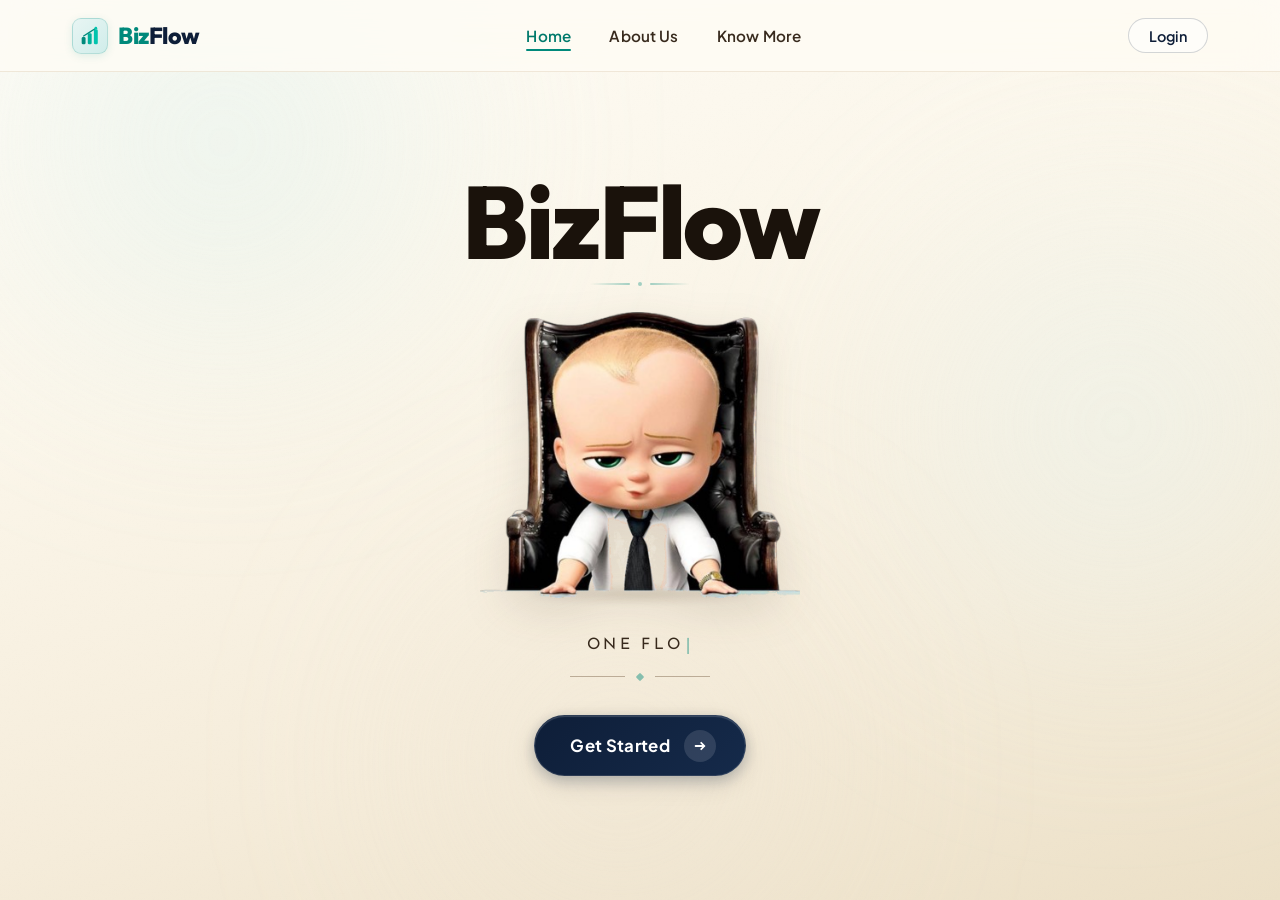
<file: index.html>
<!DOCTYPE html>
<html lang="en">

<head>
  <meta charset="UTF-8" />
  <meta name="viewport" content="width=device-width, initial-scale=1.0" />
  <title> BizFlow — One Flow. One View. Better Decisions.</title>

  <link rel="preconnect" href="https://fonts.googleapis.com" />
  <link rel="preconnect" href="https://fonts.gstatic.com" crossorigin />
  <link
    href="https://fonts.googleapis.com/css2?family=Josefin+Sans:wght@300;400;600;700&family=Outfit:wght@600;700;800;900&family=Plus+Jakarta+Sans:wght@400;500;600;700;800&display=swap"
    rel="stylesheet"
  />

  <link rel="stylesheet" href="index.css" />
</head>

<body>

  <!-- ─── Decorative background canvas ─── -->
  <div class="bg-canvas" aria-hidden="true">
    <div class="bg-orb bg-orb-top"></div>
    <div class="bg-orb bg-orb-right"></div>
    <div class="bg-orb bg-orb-bottom"></div>
    <div class="bg-grain"></div>
  </div>


  <!-- ════════════════════════════════════════════
       NAVIGATION HEADER
       Links: Home, About Us, Know More
  ════════════════════════════════════════════ -->
  <header class="navbar" id="navbar">
    <div class="navbar-container">

      <!-- Logo -->
      <a href="#" class="nav-logo" aria-label="BizFlow Home">
        <div class="logo-icon-wrap">
          <svg class="logo-svg" viewBox="0 0 36 36" fill="none">
            <rect x="3" y="20" width="7" height="13" rx="2.5" fill="#00897B" />
            <rect x="14" y="13" width="7" height="20" rx="2.5" fill="#00B09B" />
            <rect x="25" y="6" width="7" height="27" rx="2.5" fill="#00C4AD" />
            <polyline points="6.5,18 17.5,11 28.5,4" stroke="#00897B" stroke-width="2.2" stroke-linecap="round" fill="none" />
            <circle cx="28.5" cy="4" r="2.5" fill="#00C4AD" />
          </svg>
        </div>
        <span class="logo-text">
          <span class="logo-biz">Biz</span><span class="logo-flow">Flow</span>
        </span>
      </a>

      <!-- Navigation links -->
      <nav aria-label="Primary navigation">
        <ul class="nav-links" id="nav-links" role="list">
          <li><a href="#home" class="nav-item active">Home</a></li>
          <li><a href="#about" class="nav-item">About Us</a></li>
          <li><a href="#know-more" class="nav-item">Know More</a></li>
        </ul>
      </nav>

      <!-- Right Action: Clean pill login link -->
      <div class="nav-actions">
        <a href="login.html" class="nav-btn-login">Login</a>
      </div>

      <!-- Mobile hamburger toggle -->
      <button class="hamburger" id="hamburger" aria-label="Toggle navigation" aria-expanded="false">
        <span></span><span></span><span></span>
      </button>

    </div>
  </header>


  <!-- ════════════════════════════════════════════
       HERO LANDING PAGE
       1. BizFlow heading (stable, no hover popping)
       2. Hero baby boss & table cutout
       3. Tagline (Continuous typing effect)
       4. "Get Started" CTA Button
  ════════════════════════════════════════════ -->
  <main class="hero-page" id="home">

    <!-- 1. Heading: BizFlow ──────────────────────── -->
    <div class="wordmark-block">
      <h1 class="wordmark" aria-label="BizFlow">
        <span class="wm-Biz">Biz</span><span class="wm-Flow">Flow</span>
      </h1>
      <div class="wordmark-subtext" aria-hidden="true">
        <span class="wm-accent-line"></span>
        <span class="wm-accent-dot"></span>
        <span class="wm-accent-line"></span>
      </div>
    </div>

    <!-- 2. Hero Image: Baby Boss & Table Cutout ─── -->
    <div class="hero-image-frame">
      <div class="hero-image-shadow" aria-hidden="true"></div>
      <img
        src="hero_image1.png"
        alt="BizFlow Executive Baby Boss Character"
        class="hero-img"
        draggable="false"
      />
    </div>

    <!-- 3. Tagline (Continuous Typing Effect) ───── -->
    <div class="tagline-block">
      <p class="tagline" aria-label="One flow. One view. Better decisions.">
        <span class="tagline-typing" id="tagline-typing"></span><span class="typing-cursor" aria-hidden="true">|</span>
      </p>
      <!-- Decorative divider lines flanking tagline -->
      <div class="tagline-ornament" aria-hidden="true">
        <span class="ornament-line"></span>
        <span class="ornament-diamond"></span>
        <span class="ornament-line"></span>
      </div>
    </div>

    <!-- 4. CTA Button (Calm, stable hover) ───────── -->
    <div class="cta-block">
      <a href="login.html" class="btn-hero-cta" id="btn-get-started">
        <span class="cta-text">Get Started</span>
        <span class="cta-arrow-circle" aria-hidden="true">
          <svg class="cta-arrow-svg" viewBox="0 0 20 20" fill="none">
            <path d="M4.5 10h11m0 0l-4-4m4 4l-4 4" stroke="currentColor" stroke-width="2.2" stroke-linecap="round" stroke-linejoin="round"/>
          </svg>
        </span>
      </a>
    </div>

  </main>


  <script src="app.js"></script>
</body>

</html>
</file>
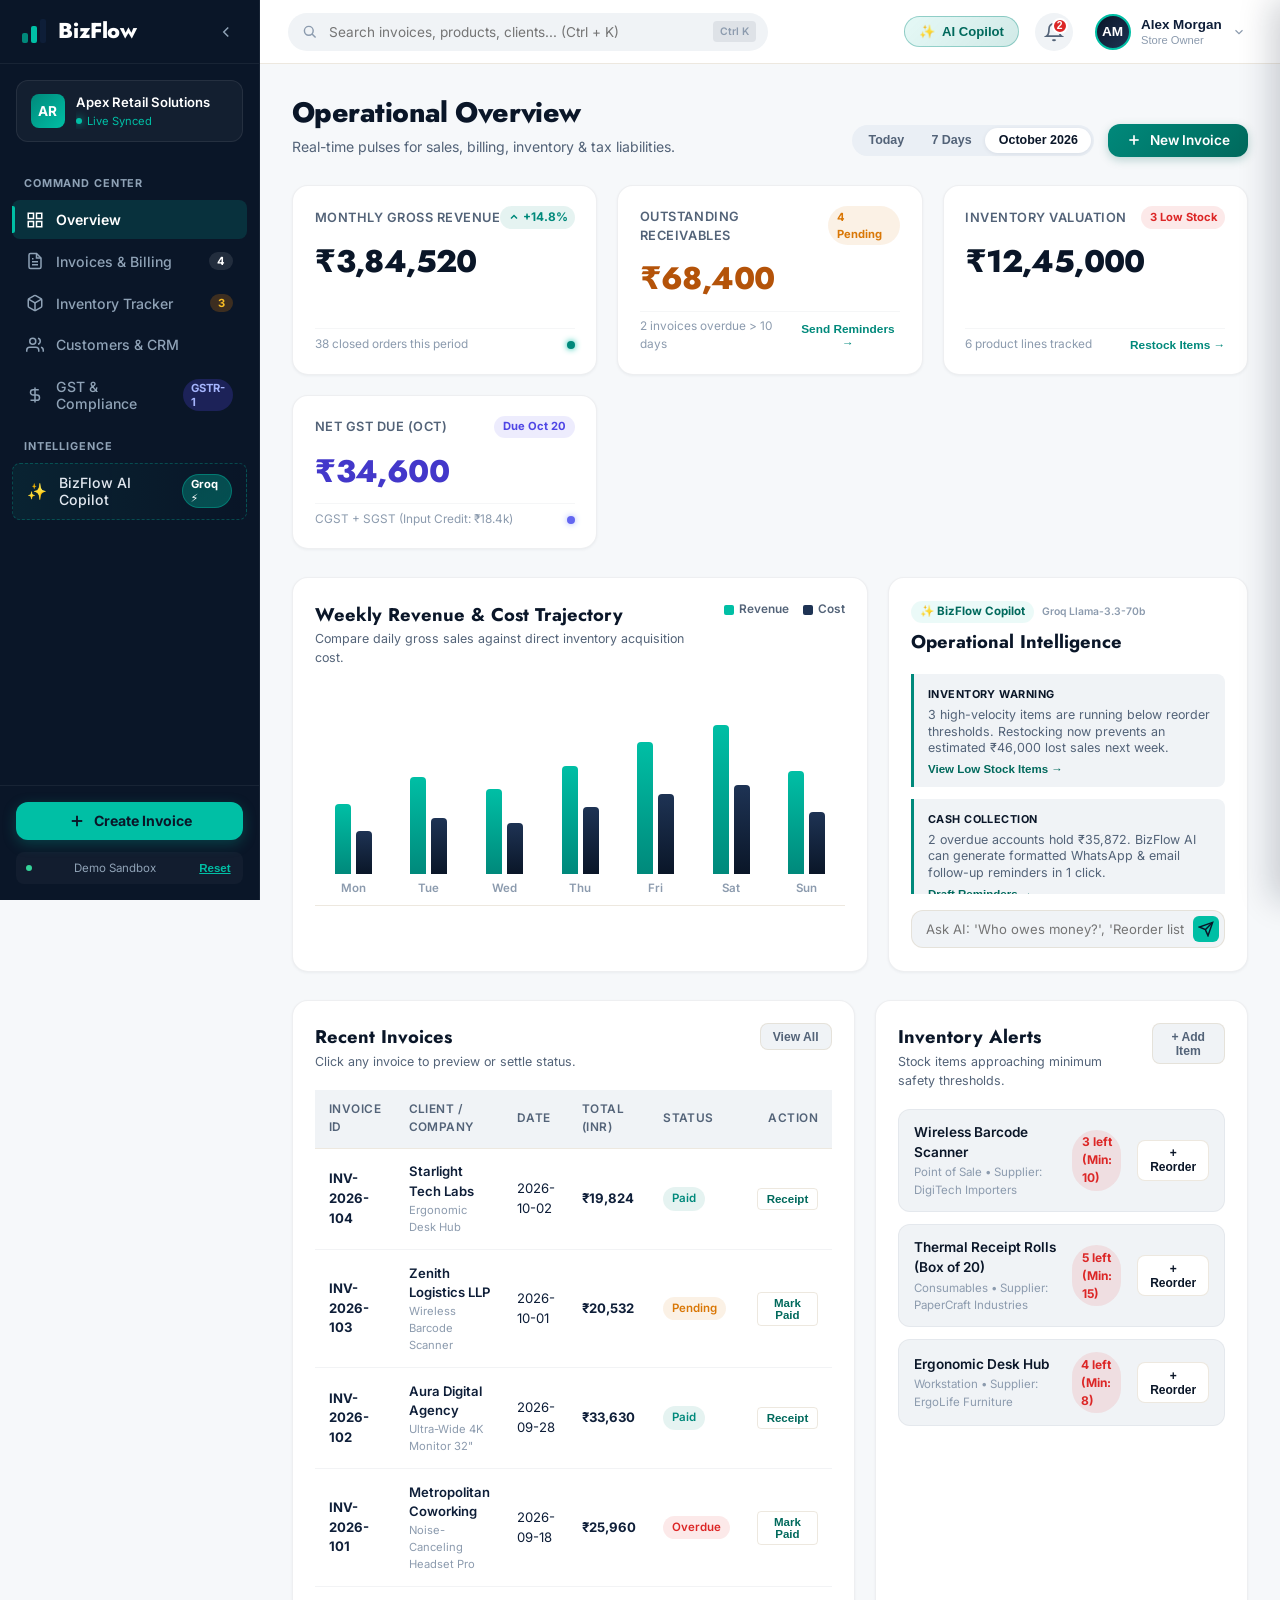
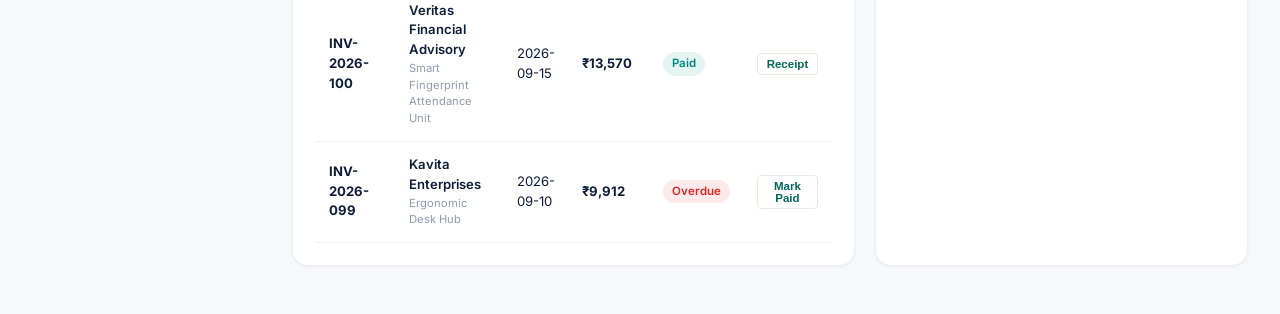
<file: dashboard.html>
<!DOCTYPE html>
<html lang="en">
<head>
  <meta charset="UTF-8" />
  <meta name="viewport" content="width=device-width, initial-scale=1.0" />
  <title>BizFlow — Dashboard | Smart Business Operations</title>
  <meta name="description" content="Manage invoicing, inventory, customer accounts, and GST compliance in one unified real-time dashboard." />

  <!-- Google Fonts -->
  <link rel="preconnect" href="https://fonts.googleapis.com" />
  <link rel="preconnect" href="https://fonts.gstatic.com" crossorigin />
  <link href="https://fonts.googleapis.com/css2?family=Jost:wght@400;500;600;700;800&family=Inter:wght@400;500;600;700&display=swap" rel="stylesheet" />

  <!-- Stylesheet -->
  <link rel="stylesheet" href="dashboard.css" />
</head>
<body class="dashboard-body">

  <!-- APP SHELL -->
  <div class="app-layout">

    <!-- ── 1. SIDEBAR NAVIGATION ── -->
    <aside class="app-sidebar" id="app-sidebar">
      <div class="sidebar-header">
        <a href="index.html" class="brand-logo" title="Back to BizFlow Home">
          <svg class="logo-icon" viewBox="0 0 28 28" fill="none">
            <rect x="2" y="16" width="6" height="10" rx="2" fill="#00897B"/>
            <rect x="11" y="9" width="6" height="17" rx="2" fill="#00BFA5"/>
            <rect x="20" y="2" width="6" height="24" rx="2" fill="#0E1E38"/>
          </svg>
          <span class="logo-text">BizFlow</span>
        </a>
        <button type="button" class="sidebar-collapse-btn" id="sidebar-toggle" aria-label="Toggle Sidebar">
          <svg width="18" height="18" viewBox="0 0 24 24" fill="none" stroke="currentColor" stroke-width="2">
            <path d="M15 18l-6-6 6-6" />
          </svg>
        </button>
      </div>

      <!-- Store / Branch Selector -->
      <div class="store-badge-card">
        <div class="store-avatar">AR</div>
        <div class="store-details">
          <span class="store-name" id="display-business-name">Apex Retail Solutions</span>
          <span class="store-status"><span class="pulse-dot"></span> Live Synced</span>
        </div>
      </div>

      <!-- Navigation Links -->
      <nav class="sidebar-nav">
        <div class="nav-section-label">COMMAND CENTER</div>
        
        <button type="button" class="nav-link active" data-tab="overview">
          <svg class="nav-icon" viewBox="0 0 24 24" fill="none" stroke="currentColor" stroke-width="2">
            <rect x="3" y="3" width="7" height="7"></rect>
            <rect x="14" y="3" width="7" height="7"></rect>
            <rect x="14" y="14" width="7" height="7"></rect>
            <rect x="3" y="14" width="7" height="7"></rect>
          </svg>
          <span>Overview</span>
        </button>

        <button type="button" class="nav-link" data-tab="invoices">
          <svg class="nav-icon" viewBox="0 0 24 24" fill="none" stroke="currentColor" stroke-width="2">
            <path d="M14 2H6a2 2 0 0 0-2 2v16a2 2 0 0 0 2 2h12a2 2 0 0 0 2-2V8z"></path>
            <polyline points="14 2 14 8 20 8"></polyline>
            <line x1="16" y1="13" x2="8" y2="13"></line>
            <line x1="16" y1="17" x2="8" y2="17"></line>
            <polyline points="10 9 9 9 8 9"></polyline>
          </svg>
          <span>Invoices &amp; Billing</span>
          <span class="nav-pill" id="badge-pending-invoices">4</span>
        </button>

        <button type="button" class="nav-link" data-tab="inventory">
          <svg class="nav-icon" viewBox="0 0 24 24" fill="none" stroke="currentColor" stroke-width="2">
            <path d="M21 16V8a2 2 0 0 0-1-1.73l-7-4a2 2 0 0 0-2 0l-7 4A2 2 0 0 0 3 8v8a2 2 0 0 0 1 1.73l7 4a2 2 0 0 0 2 0l7-4A2 2 0 0 0 21 16z"></path>
            <polyline points="3.27 6.96 12 12.01 20.73 6.96"></polyline>
            <line x1="12" y1="22.08" x2="12" y2="12"></line>
          </svg>
          <span>Inventory Tracker</span>
          <span class="nav-pill warning" id="badge-low-stock">3</span>
        </button>

        <button type="button" class="nav-link" data-tab="customers">
          <svg class="nav-icon" viewBox="0 0 24 24" fill="none" stroke="currentColor" stroke-width="2">
            <path d="M17 21v-2a4 4 0 0 0-4-4H5a4 4 0 0 0-4 4v2"></path>
            <circle cx="9" cy="7" r="4"></circle>
            <path d="M23 21v-2a4 4 0 0 0-3-3.87"></path>
            <path d="M16 3.13a4 4 0 0 1 0 7.75"></path>
          </svg>
          <span>Customers &amp; CRM</span>
        </button>

        <button type="button" class="nav-link" data-tab="gst">
          <svg class="nav-icon" viewBox="0 0 24 24" fill="none" stroke="currentColor" stroke-width="2">
            <path d="M12 2v20M17 5H9.5a3.5 3.5 0 0 0 0 7h5a3.5 3.5 0 0 1 0 7H6"></path>
          </svg>
          <span>GST &amp; Compliance</span>
          <span class="nav-pill info">GSTR-1</span>
        </button>

        <div class="nav-section-label">INTELLIGENCE</div>

        <button type="button" class="nav-link nav-ai-trigger" id="sidebar-ai-trigger">
          <span class="ai-sparkle-icon">✨</span>
          <span>BizFlow AI Copilot</span>
          <span class="nav-pill groq">Groq ⚡</span>
        </button>
      </nav>

      <!-- Sidebar Footer Action -->
      <div class="sidebar-bottom">
        <button type="button" class="btn-sidebar-invoice" id="btn-quick-new-invoice">
          <svg width="18" height="18" viewBox="0 0 24 24" fill="none" stroke="currentColor" stroke-width="2.5">
            <line x1="12" y1="5" x2="12" y2="19"></line>
            <line x1="5" y1="12" x2="19" y2="12"></line>
          </svg>
          <span>Create Invoice</span>
        </button>

        <div class="demo-mode-pill">
          <span class="demo-indicator"></span>
          <span>Demo Sandbox</span>
          <button type="button" class="btn-reset-demo" id="btn-reset-demo-data" title="Reset all records to fresh demo defaults">Reset</button>
        </div>
      </div>
    </aside>

    <!-- ── 2. MAIN APP CONTENT WRAPPER ── -->
    <div class="app-main-stage">

      <!-- TOP APP HEADER -->
      <header class="app-topbar">
        <div class="topbar-left">
          <button type="button" class="mobile-menu-btn" id="mobile-menu-toggle" aria-label="Open navigation menu">
            <svg width="22" height="22" viewBox="0 0 24 24" fill="none" stroke="currentColor" stroke-width="2">
              <line x1="3" y1="12" x2="21" y2="12"></line>
              <line x1="3" y1="6" x2="21" y2="6"></line>
              <line x1="3" y1="18" x2="21" y2="18"></line>
            </svg>
          </button>

          <!-- Global Omnibar Search -->
          <div class="omnibar-wrap">
            <svg class="search-icon" viewBox="0 0 20 20" fill="none" stroke="currentColor" stroke-width="1.8">
              <circle cx="8.5" cy="8.5" r="5.5"></circle>
              <line x1="12.5" y1="12.5" x2="17" y2="17"></line>
            </svg>
            <input
              type="text"
              id="global-search"
              class="omnibar-input"
              placeholder="Search invoices, products, clients... (Ctrl + K)"
            />
            <span class="kbd-badge">Ctrl K</span>
          </div>
        </div>

        <div class="topbar-right">
          <!-- Quick AI Assistant Toggle -->
          <button type="button" class="btn-topbar-action btn-ai-pulse" id="topbar-ai-btn" title="Open BizFlow AI Assistant">
            <span class="ai-sparkle">✨</span>
            <span class="ai-btn-text">AI Copilot</span>
          </button>

          <!-- Notification Bell -->
          <div class="notif-wrapper">
            <button type="button" class="btn-icon-topbar" id="notif-bell-btn" aria-label="Notifications">
              <svg width="20" height="20" viewBox="0 0 24 24" fill="none" stroke="currentColor" stroke-width="2">
                <path d="M18 8A6 6 0 0 0 6 8c0 7-3 9-3 9h18s-3-2-3-9"></path>
                <path d="M13.73 21a2 2 0 0 1-3.46 0"></path>
              </svg>
              <span class="notif-badge" id="notif-unread-count">2</span>
            </button>

            <!-- Notifications Dropdown -->
            <div class="notif-dropdown" id="notif-dropdown">
              <div class="notif-header">
                <h6>Notifications</h6>
                <button type="button" class="btn-clear-notifs" id="btn-clear-notifs">Mark all read</button>
              </div>
              <div class="notif-list" id="notif-list-container">
                <!-- Dynamically populated from mockData -->
              </div>
            </div>
          </div>

          <!-- User Profile Dropdown -->
          <div class="profile-wrapper">
            <button type="button" class="profile-btn" id="user-profile-btn" aria-expanded="false">
              <div class="user-avatar" id="header-user-avatar">AM</div>
              <div class="user-meta">
                <span class="user-name" id="header-user-name">Alex Morgan</span>
                <span class="user-role" id="header-user-role">Store Owner</span>
              </div>
              <svg class="chevron-icon" width="14" height="14" viewBox="0 0 24 24" fill="none" stroke="currentColor" stroke-width="2">
                <path d="M6 9l6 6 6-6"/>
              </svg>
            </button>

            <!-- Profile Menu -->
            <div class="profile-menu" id="profile-menu">
              <div class="profile-menu-header">
                <strong id="menu-user-name">Alex Morgan</strong>
                <span id="menu-user-email">demo@bizflow.com</span>
              </div>
              <div class="profile-menu-divider"></div>
              <a href="#" class="profile-menu-item" id="menu-item-store-settings">
                <svg width="16" height="16" viewBox="0 0 24 24" fill="none" stroke="currentColor" stroke-width="2"><circle cx="12" cy="12" r="3"></circle><path d="M19.4 15a1.65 1.65 0 0 0 .33 1.82l.06.06a2 2 0 0 1 0 2.83 2 2 0 0 1-2.83 0l-.06-.06a1.65 1.65 0 0 0-1.82-.33 1.65 1.65 0 0 0-1 1.51V21a2 2 0 0 1-2 2 2 2 0 0 1-2-2v-.09A1.65 1.65 0 0 0 9 19.4a1.65 1.65 0 0 0-1.82.33l-.06.06a2 2 0 0 1-2.83 0 2 2 0 0 1 0-2.83l.06-.06a1.65 1.65 0 0 0 .33-1.82 1.65 1.65 0 0 0-1.51-1H3a2 2 0 0 1-2-2 2 2 0 0 1 2-2h.09A1.65 1.65 0 0 0 4.6 9a1.65 1.65 0 0 0-.33-1.82l-.06-.06a2 2 0 0 1 0-2.83 2 2 0 0 1 2.83 0l.06.06a1.65 1.65 0 0 0 1.82.33H9a1.65 1.65 0 0 0 1-1.51V3a2 2 0 0 1 2-2 2 2 0 0 1 2 2v.09a1.65 1.65 0 0 0 1 1.51 1.65 1.65 0 0 0 1.82-.33l.06-.06a2 2 0 0 1 2.83 0 2 2 0 0 1 0 2.83l-.06.06a1.65 1.65 0 0 0-.33 1.82V9a1.65 1.65 0 0 0 1.51 1H21a2 2 0 0 1 2 2 2 2 0 0 1-2 2h-.09a1.65 1.65 0 0 0-1.51 1z"></path></svg>
                <span>Store Profile &amp; GSTIN</span>
              </a>
              <a href="#" class="profile-menu-item" id="menu-item-reset-data">
                <svg width="16" height="16" viewBox="0 0 24 24" fill="none" stroke="currentColor" stroke-width="2"><path d="M3 12a9 9 0 1 0 9-9 9.75 9.75 0 0 0-6.74 2.74L3 8"></path><path d="M3 3v5h5"></path></svg>
                <span>Reset Demo Sandbox</span>
              </a>
              <div class="profile-menu-divider"></div>
              <button type="button" class="profile-menu-item text-danger" id="menu-btn-signout">
                <svg width="16" height="16" viewBox="0 0 24 24" fill="none" stroke="currentColor" stroke-width="2"><path d="M9 21H5a2 2 0 0 1-2-2V5a2 2 0 0 1 2-2h4"></path><polyline points="16 17 21 12 16 7"></polyline><line x1="21" y1="12" x2="9" y2="12"></line></svg>
                <span>Sign Out</span>
              </button>
            </div>
          </div>
        </div>
      </header>

      <!-- SCROLLABLE DASHBOARD VIEWPORT -->
      <main class="dashboard-viewport" id="dashboard-viewport">

        <!-- ── TAB: OVERVIEW ── -->
        <section class="dashboard-tab-panel active" id="tab-panel-overview">

          <!-- Welcome Banner / Filter Bar -->
          <div class="page-intro-row">
            <div class="intro-headline">
              <h1 class="page-title">Operational Overview</h1>
              <p class="page-subtitle">Real-time pulses for sales, billing, inventory &amp; tax liabilities.</p>
            </div>

            <div class="intro-actions">
              <div class="period-pill-group">
                <button type="button" class="period-pill" data-period="today">Today</button>
                <button type="button" class="period-pill" data-period="week">7 Days</button>
                <button type="button" class="period-pill active" data-period="month">October 2026</button>
              </div>

              <button type="button" class="btn-action-primary" id="btn-hero-new-invoice">
                <svg width="16" height="16" viewBox="0 0 24 24" fill="none" stroke="currentColor" stroke-width="2.5"><line x1="12" y1="5" x2="12" y2="19"></line><line x1="5" y1="12" x2="19" y2="12"></line></svg>
                <span>New Invoice</span>
              </button>
            </div>
          </div>

          <!-- ── 4 KEY EXECUTIVE METRIC CARDS ── -->
          <div class="metrics-grid">

            <!-- Metric 1: Monthly Revenue -->
            <div class="metric-card" id="card-revenue">
              <div class="metric-card-top">
                <span class="metric-label">Monthly Gross Revenue</span>
                <span class="metric-trend positive">
                  <svg width="12" height="12" viewBox="0 0 24 24" fill="none" stroke="currentColor" stroke-width="3"><polyline points="18 15 12 9 6 15"></polyline></svg>
                  <span>+14.8%</span>
                </span>
              </div>
              <div class="metric-value" id="kpi-monthly-revenue">₹3,84,520</div>
              <div class="metric-footer">
                <span class="metric-subtext">38 closed orders this period</span>
                <span class="metric-spark-dot teal"></span>
              </div>
            </div>

            <!-- Metric 2: Receivables / Dues -->
            <div class="metric-card" id="card-dues">
              <div class="metric-card-top">
                <span class="metric-label">Outstanding Receivables</span>
                <span class="metric-badge-status warning" id="kpi-pending-count">4 Pending</span>
              </div>
              <div class="metric-value text-amber" id="kpi-outstanding-amount">₹68,400</div>
              <div class="metric-footer">
                <span class="metric-subtext">2 invoices overdue &gt; 10 days</span>
                <button type="button" class="link-inline-action" id="btn-quick-remind-dues">Send Reminders →</button>
              </div>
            </div>

            <!-- Metric 3: Inventory Valuation -->
            <div class="metric-card" id="card-inventory">
              <div class="metric-card-top">
                <span class="metric-label">Inventory Valuation</span>
                <span class="metric-badge-status danger" id="kpi-low-stock-count">3 Low Stock</span>
              </div>
              <div class="metric-value" id="kpi-inventory-valuation">₹12,45,000</div>
              <div class="metric-footer">
                <span class="metric-subtext">6 product lines tracked</span>
                <button type="button" class="link-inline-action" id="btn-jump-inventory">Restock Items →</button>
              </div>
            </div>

            <!-- Metric 4: Estimated GST -->
            <div class="metric-card" id="card-gst">
              <div class="metric-card-top">
                <span class="metric-label">Net GST Due (Oct)</span>
                <span class="metric-badge-status info">Due Oct 20</span>
              </div>
              <div class="metric-value text-indigo" id="kpi-gst-liability">₹34,600</div>
              <div class="metric-footer">
                <span class="metric-subtext">CGST + SGST (Input Credit: ₹18.4k)</span>
                <span class="metric-spark-dot indigo"></span>
              </div>
            </div>

          </div>

          <!-- ── MIDDLE ROW: REVENUE TREND + BIZFLOW AI COPILOT ── -->
          <div class="dashboard-mid-grid">

            <!-- Chart Card: 7-Day Performance -->
            <div class="content-card sales-chart-card">
              <div class="card-head-row">
                <div class="card-title-group">
                  <h3 class="card-title">Weekly Revenue &amp; Cost Trajectory</h3>
                  <p class="card-desc">Compare daily gross sales against direct inventory acquisition cost.</p>
                </div>
                <div class="chart-legend">
                  <span class="legend-item"><span class="legend-swatch revenue"></span> Revenue</span>
                  <span class="legend-item"><span class="legend-swatch cost"></span> Cost</span>
                </div>
              </div>

              <!-- Bar Visualization Chart Container -->
              <div class="chart-wrapper" id="sales-bar-chart">
                <!-- Dynamically rendered via JS -->
              </div>
            </div>

            <!-- AI Copilot Pulse Card (Groq Ready) -->
            <div class="content-card ai-insights-card">
              <div class="card-head-row">
                <div class="card-title-group">
                  <div class="ai-badge-row">
                    <span class="ai-copilot-pill">✨ BizFlow Copilot</span>
                    <span class="groq-tag">Groq Llama-3.3-70b</span>
                  </div>
                  <h3 class="card-title">Operational Intelligence</h3>
                </div>
              </div>

              <div class="ai-insights-stream" id="ai-insights-stream">
                <!-- Dynamically rendered suggestions -->
              </div>

              <!-- Instant AI Chat Input -->
              <form class="ai-quick-query-form" id="ai-quick-form">
                <input
                  type="text"
                  id="ai-quick-input"
                  class="ai-quick-input"
                  placeholder="Ask AI: 'Who owes money?', 'Reorder list'..."
                  autocomplete="off"
                />
                <button type="submit" class="btn-ai-send" aria-label="Send Query">
                  <svg width="16" height="16" viewBox="0 0 24 24" fill="none" stroke="currentColor" stroke-width="2.2">
                    <line x1="22" y1="2" x2="11" y2="13"></line>
                    <polygon points="22 2 15 22 11 13 2 9 22 2"></polygon>
                  </svg>
                </button>
              </form>
            </div>

          </div>

          <!-- ── BOTTOM ROW: RECENT INVOICES + INVENTORY WATCHLIST ── -->
          <div class="dashboard-tables-grid">

            <!-- Left Table: Recent Invoices -->
            <div class="content-card table-card">
              <div class="card-head-row">
                <div class="card-title-group">
                  <h3 class="card-title">Recent Invoices</h3>
                  <p class="card-desc">Click any invoice to preview or settle status.</p>
                </div>
                <button type="button" class="btn-secondary-sm" id="btn-view-all-invoices">View All</button>
              </div>

              <div class="table-responsive">
                <table class="biz-table" id="table-recent-invoices">
                  <thead>
                    <tr>
                      <th>Invoice ID</th>
                      <th>Client / Company</th>
                      <th>Date</th>
                      <th>Total (INR)</th>
                      <th>Status</th>
                      <th class="text-right">Action</th>
                    </tr>
                  </thead>
                  <tbody id="invoices-tbody">
                    <!-- Populated dynamically -->
                  </tbody>
                </table>
              </div>
            </div>

            <!-- Right Table: Low Stock Watchlist -->
            <div class="content-card table-card">
              <div class="card-head-row">
                <div class="card-title-group">
                  <h3 class="card-title">Inventory Alerts</h3>
                  <p class="card-desc">Stock items approaching minimum safety thresholds.</p>
                </div>
                <button type="button" class="btn-secondary-sm" id="btn-add-inventory-modal-trigger">+ Add Item</button>
              </div>

              <div class="inventory-watchlist" id="inventory-watchlist-container">
                <!-- Populated dynamically -->
              </div>
            </div>

          </div>

        </section>

      </main>

    </div>

  </div>

  <!-- ── 3. CREATE INVOICE MODAL ── -->
  <div class="modal-backdrop" id="modal-invoice" aria-hidden="true">
    <div class="modal-box modal-lg">
      <div class="modal-header">
        <div>
          <h3 class="modal-title">Create New Sales Invoice</h3>
          <p class="modal-subtitle">Automatically computes 18% GST (CGST + SGST) and updates inventory.</p>
        </div>
        <button type="button" class="modal-close-btn" id="btn-close-invoice-modal">&times;</button>
      </div>

      <form id="form-create-invoice" class="modal-form">
        <div class="form-row two-col">
          <div class="form-group">
            <label class="form-label" for="inv-customer">Customer / Business Name *</label>
            <input type="text" id="inv-customer" class="form-control" placeholder="e.g. Skyline Media Pvt Ltd" required />
          </div>
          <div class="form-group">
            <label class="form-label" for="inv-contact">Contact Phone / Email</label>
            <input type="text" id="inv-contact" class="form-control" placeholder="e.g. +91 98201 55667" />
          </div>
        </div>

        <div class="form-row three-col">
          <div class="form-group">
            <label class="form-label" for="inv-product-select">Select Product *</label>
            <select id="inv-product-select" class="form-control" required>
              <option value="">-- Choose inventory item --</option>
            </select>
          </div>
          <div class="form-group">
            <label class="form-label" for="inv-qty">Quantity *</label>
            <input type="number" id="inv-qty" class="form-control" min="1" max="100" value="1" required />
          </div>
          <div class="form-group">
            <label class="form-label" for="inv-unit-price">Unit Price (₹) *</label>
            <input type="number" id="inv-unit-price" class="form-control" min="1" placeholder="4200" required />
          </div>
        </div>

        <div class="form-row two-col">
          <div class="form-group">
            <label class="form-label" for="inv-payment-status">Initial Payment Status</label>
            <select id="inv-payment-status" class="form-control">
              <option value="Paid">Paid (Immediate Settlement)</option>
              <option value="Pending" selected>Pending (Net 15 Days)</option>
            </select>
          </div>
          <div class="form-group">
            <label class="form-label" for="inv-payment-method">Payment Mode</label>
            <select id="inv-payment-method" class="form-control">
              <option value="UPI">UPI (GooglePay / PhonePe / Paytm)</option>
              <option value="NEFT">NEFT / Bank Transfer</option>
              <option value="Credit Card">Credit / Corporate Card</option>
              <option value="Cash">Cash</option>
            </select>
          </div>
        </div>

        <!-- Live Cost Breakdown Box -->
        <div class="invoice-summary-box">
          <div class="sum-row">
            <span>Subtotal:</span>
            <strong id="inv-calc-subtotal">₹0</strong>
          </div>
          <div class="sum-row">
            <span>GST (18% Integrated / CGST+SGST):</span>
            <strong id="inv-calc-gst">₹0</strong>
          </div>
          <div class="sum-row total">
            <span>Grand Total:</span>
            <strong id="inv-calc-total">₹0</strong>
          </div>
        </div>

        <div class="modal-footer">
          <button type="button" class="btn-secondary" id="btn-cancel-invoice">Cancel</button>
          <button type="submit" class="btn-action-primary" id="btn-submit-invoice">
            <span>Generate &amp; Issue Invoice</span>
          </button>
        </div>
      </form>
    </div>
  </div>

  <!-- ── 4. ADD INVENTORY ITEM MODAL ── -->
  <div class="modal-backdrop" id="modal-inventory" aria-hidden="true">
    <div class="modal-box">
      <div class="modal-header">
        <div>
          <h3 class="modal-title">Add New Inventory Item</h3>
          <p class="modal-subtitle">Track real-time stock levels, cost, and reorder alarms.</p>
        </div>
        <button type="button" class="modal-close-btn" id="btn-close-inventory-modal">&times;</button>
      </div>

      <form id="form-add-product" class="modal-form">
        <div class="form-group">
          <label class="form-label" for="prod-name">Product / Item Name *</label>
          <input type="text" id="prod-name" class="form-control" placeholder="e.g. Mechanical Gaming Keyboard RGB" required />
        </div>

        <div class="form-row two-col">
          <div class="form-group">
            <label class="form-label" for="prod-category">Category</label>
            <input type="text" id="prod-category" class="form-control" placeholder="e.g. Peripherals" required />
          </div>
          <div class="form-group">
            <label class="form-label" for="prod-supplier">Supplier / Vendor</label>
            <input type="text" id="prod-supplier" class="form-control" placeholder="e.g. DigiTech Importers" required />
          </div>
        </div>

        <div class="form-row three-col">
          <div class="form-group">
            <label class="form-label" for="prod-stock">Current Stock *</label>
            <input type="number" id="prod-stock" class="form-control" min="0" value="10" required />
          </div>
          <div class="form-group">
            <label class="form-label" for="prod-min-stock">Min Safety Threshold *</label>
            <input type="number" id="prod-min-stock" class="form-control" min="1" value="5" required />
          </div>
          <div class="form-group">
            <label class="form-label" for="prod-cost">Cost Price (₹) *</label>
            <input type="number" id="prod-cost" class="form-control" min="1" placeholder="1500" required />
          </div>
        </div>

        <div class="form-group">
          <label class="form-label" for="prod-selling-price">Selling Price (₹) *</label>
          <input type="number" id="prod-selling-price" class="form-control" min="1" placeholder="2400" required />
        </div>

        <div class="modal-footer">
          <button type="button" class="btn-secondary" id="btn-cancel-inventory">Cancel</button>
          <button type="submit" class="btn-action-primary">
            <span>Add to Stock Catalog</span>
          </button>
        </div>
      </form>
    </div>
  </div>

  <!-- ── 5. AI COPILOT INTERACTIVE DRAWER ── -->
  <div class="ai-drawer" id="ai-drawer" aria-hidden="true">
    <div class="ai-drawer-header">
      <div class="ai-drawer-title">
        <span class="ai-star">✨</span>
        <div>
          <h4>BizFlow AI Copilot</h4>
          <span class="ai-status-sub">Powered by Groq Cloud • Llama 3.3 70B</span>
        </div>
      </div>
      <button type="button" class="ai-close-btn" id="btn-close-ai-drawer">&times;</button>
    </div>

    <div class="ai-drawer-body" id="ai-chat-messages">
      <div class="ai-chat-bubble assistant">
        <p>👋 Hello Alex! I'm your BizFlow Copilot. I analyze your sales, inventory, unpaid invoices, and tax compliance in real time.</p>
        <p>Here are quick actions you can try right now:</p>
        <div class="ai-quick-chips">
          <button type="button" class="ai-chip" data-prompt="Summarize today's cash flow and upcoming dues">📊 Cash Flow Summary</button>
          <button type="button" class="ai-chip" data-prompt="Which items are at risk of running out of stock?">⚠️ Low Stock Audit</button>
          <button type="button" class="ai-chip" data-prompt="Draft a polite WhatsApp reminder for overdue invoices">💬 Payment Reminders</button>
          <button type="button" class="ai-chip" data-prompt="How much GST input credit is available for October?">🏛️ GST Breakdown</button>
        </div>
      </div>
    </div>

    <div class="ai-drawer-footer">
      <form id="ai-drawer-form" class="ai-drawer-input-row">
        <input
          type="text"
          id="ai-drawer-input"
          class="ai-drawer-input"
          placeholder="Ask BizFlow AI anything..."
          autocomplete="off"
        />
        <button type="submit" class="btn-drawer-send">
          <svg width="18" height="18" viewBox="0 0 24 24" fill="none" stroke="currentColor" stroke-width="2.2">
            <line x1="22" y1="2" x2="11" y2="13"></line>
            <polygon points="22 2 15 22 11 13 2 9 22 2"></polygon>
          </svg>
        </button>
      </form>
    </div>
  </div>

  <!-- Toast Notification Container -->
  <div class="toast-container" id="toast-container"></div>

  <!-- Scripts -->
  <script src="mockData.js"></script>
  <script src="dashboard.js"></script>
</body>
</html>
</file>
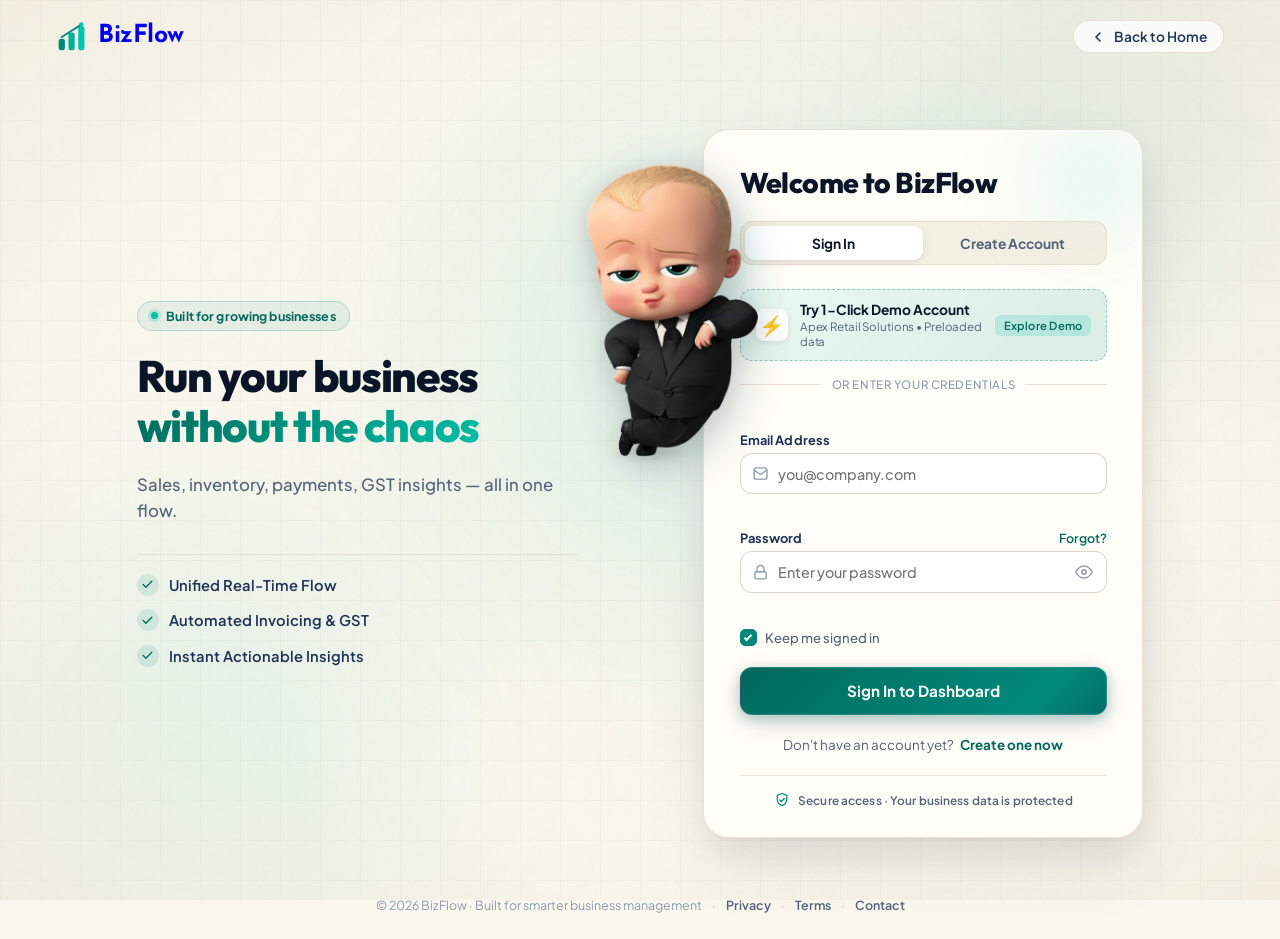
<file: login.html>
<!DOCTYPE html>
<html lang="en">

<head>
  <meta charset="UTF-8" />
  <meta name="viewport" content="width=device-width, initial-scale=1.0" />
  <title>BizFlow — Sign In / Create Account</title>

  <link rel="preconnect" href="https://fonts.googleapis.com" />
  <link rel="preconnect" href="https://fonts.gstatic.com" crossorigin />
  <link
    href="https://fonts.googleapis.com/css2?family=Josefin+Sans:wght@300;400;600;700&family=Outfit:wght@600;700;800;900&family=Plus+Jakarta+Sans:wght@400;500;600;700;800&display=swap"
    rel="stylesheet"
  />

  <link rel="stylesheet" href="login.css" />
</head>

<body>

  <!-- Decorative background canvas -->
  <div class="bg-canvas" aria-hidden="true">
    <div class="bg-grid"></div>
    <div class="bg-spotlight"></div>
    <div class="bg-orb bg-orb-top"></div>
    <div class="bg-orb bg-orb-right"></div>
    <div class="bg-orb bg-orb-bottom"></div>
    <div class="bg-vignette"></div>
    <div class="bg-grain"></div>
  </div>

  <div class="auth-layout">

    <!-- Top Navigation Bar: Clean Left-Aligned Branding & Back Link -->
    <header class="auth-header">
      <div class="auth-header-left">
        <a href="index.html" class="auth-logo" aria-label="BizFlow Home">
          <div class="logo-icon-wrap">
            <svg class="logo-svg" viewBox="0 0 36 36" fill="none">
              <rect x="3" y="20" width="7" height="13" rx="2.5" fill="#00897B" />
              <rect x="14" y="13" width="7" height="20" rx="2.5" fill="#00B09B" />
              <rect x="25" y="6" width="7" height="27" rx="2.5" fill="#00C4AD" />
              <polyline points="6.5,18 17.5,11 28.5,4" stroke="#00897B" stroke-width="2.2" stroke-linecap="round" fill="none" />
              <circle cx="28.5" cy="4" r="2.5" fill="#00C4AD" />
            </svg>
          </div>
          <span class="logo-text">
            <span class="logo-biz">Biz</span><span class="logo-flow">Flow</span>
          </span>
        </a>
      </div>

      <div class="auth-header-right">
        <a href="index.html" class="btn-back">
          <svg viewBox="0 0 20 20" fill="none" class="back-icon">
            <path d="M12.5 15L7.5 10L12.5 5" stroke="currentColor" stroke-width="2" stroke-linecap="round" stroke-linejoin="round"/>
          </svg>
          <span>Back to Home</span>
        </a>
      </div>
    </header>

    <!-- Main Auth Area -->
    <main class="auth-main">
      <div class="auth-composition">

        <!-- Left Side: Editorial & Brand Messaging -->
        <section class="auth-brand-pane">
          <div class="brand-badge">
            <span class="badge-dot"></span>
            <span>Built for growing businesses</span>
          </div>

          <h1 class="brand-headline">
            Run your business<br />
            <span class="headline-highlight">without the chaos</span>
          </h1>

          <p class="brand-subtext">
            Sales, inventory, payments, GST insights &mdash; all in one flow.
          </p>

          <div class="brand-pillars">
            <div class="pillar-item">
              <span class="pillar-icon" aria-hidden="true">
                <svg viewBox="0 0 20 20" fill="none">
                  <path d="M16.667 5L7.5 14.167 3.333 10" stroke="currentColor" stroke-width="2" stroke-linecap="round" stroke-linejoin="round"/>
                </svg>
              </span>
              <span class="pillar-label">Unified Real-Time Flow</span>
            </div>
            <div class="pillar-item">
              <span class="pillar-icon" aria-hidden="true">
                <svg viewBox="0 0 20 20" fill="none">
                  <path d="M16.667 5L7.5 14.167 3.333 10" stroke="currentColor" stroke-width="2" stroke-linecap="round" stroke-linejoin="round"/>
                </svg>
              </span>
              <span class="pillar-label">Automated Invoicing &amp; GST</span>
            </div>
            <div class="pillar-item">
              <span class="pillar-icon" aria-hidden="true">
                <svg viewBox="0 0 20 20" fill="none">
                  <path d="M16.667 5L7.5 14.167 3.333 10" stroke="currentColor" stroke-width="2" stroke-linecap="round" stroke-linejoin="round"/>
                </svg>
              </span>
              <span class="pillar-label">Instant Actionable Insights</span>
            </div>
          </div>
        </section>

        <!-- Right Side: Card Stage with 3D Mascot Leaning on the Login Card -->
        <section class="auth-card-stage" aria-label="Sign in or register">

          <!-- 3D Boss Character Leaning on Card Top Border -->
          <div class="boss-character-wrapper" aria-hidden="true">
            <div class="boss-spotlight"></div>
            <img
              src="loginpage.png"
              alt="BizFlow Character Leaning on Card"
              class="boss-character-img"
              draggable="false"
            />
            <div class="boss-ground-shadow"></div>
            <div class="boss-arm-contact-shadow"></div>
          </div>

          <!-- Main Auth Card -->
          <div class="auth-card" id="auth-card">

            <!-- Card Ambient Glow & Top Sheen -->
            <div class="card-glow" aria-hidden="true"></div>
            <div class="card-sheen" aria-hidden="true"></div>

            <!-- Card Header / Title -->
            <div class="card-header">
  
              <h2 class="card-title" id="card-title">Welcome to BizFlow</h2>
              <p class="card-subtitle" id="card-subtitle"></p>
            </div>

            <!-- Mode Switcher Tabs -->
            <div class="auth-tabs" role="tablist" aria-label="Authentication mode">
              <div class="tab-slider" id="tab-slider"></div>
              <button type="button" class="tab-btn active" id="tab-login" role="tab" aria-selected="true" aria-controls="form-login">
                Sign In
              </button>
              <button type="button" class="tab-btn" id="tab-signup" role="tab" aria-selected="false" aria-controls="form-signup">
                Create Account
              </button>
            </div>

            <!-- 1. SIGN IN FORM -->
            <form class="auth-form active" id="form-login" novalidate>

                            <!-- Demo Account 1-Click Access -->
              <div class="demo-account-box">
                <button type="button" class="btn-quick-demo" id="btn-quick-demo" title="Instant login with preloaded business data">
                  <span class="demo-sparkle">⚡</span>
                  <div class="demo-info">
                    <span class="demo-action">Try 1-Click Demo Account</span>
                    <span class="demo-meta">Apex Retail Solutions • Preloaded data</span>
                  </div>
                  <span class="demo-tag">Explore Demo</span>
                </button>
                <div class="demo-divider">
                  <span>or enter your credentials</span>
                </div>
              </div>

              <!-- Email Field -->
              <div class="form-group">
                <label for="login-email" class="form-label">Email Address</label>
                <div class="input-wrap">
                  <span class="input-icon" aria-hidden="true">
                    <svg viewBox="0 0 20 20" fill="none">
                      <path d="M2.5 5.833A2.5 2.5 0 015 3.333h10a2.5 2.5 0 012.5 2.5v8.334a2.5 2.5 0 01-2.5 2.5H5a2.5 2.5 0 01-2.5-2.5V5.833z" stroke="currentColor" stroke-width="1.6"/>
                      <path d="M17.5 5.833L10 11.25 2.5 5.833" stroke="currentColor" stroke-width="1.6" stroke-linecap="round" stroke-linejoin="round"/>
                    </svg>
                  </span>
                  <input
                    type="email"
                    id="login-email"
                    name="email"
                    class="form-input"
                    placeholder="you@company.com"
                    required
                    autocomplete="email"
                  />
                </div>
                <span class="input-error" id="login-email-error"></span>
              </div>

              <!-- Password Field -->
              <div class="form-group">
                <div class="label-row">
                  <label for="login-password" class="form-label">Password</label>
                  <a href="#" class="forgot-link">Forgot?</a>
                </div>
                <div class="input-wrap">
                  <span class="input-icon" aria-hidden="true">
                    <svg viewBox="0 0 20 20" fill="none">
                      <rect x="3.33" y="9.17" width="13.34" height="8.33" rx="2" stroke="currentColor" stroke-width="1.6"/>
                      <path d="M5.83 9.17V5.83a4.17 4.17 0 118.34 0v3.34" stroke="currentColor" stroke-width="1.6" stroke-linecap="round"/>
                    </svg>
                  </span>
                  <input
                    type="password"
                    id="login-password"
                    name="password"
                    class="form-input"
                    placeholder="Enter your password"
                    required
                    autocomplete="current-password"
                  />
                  <button type="button" class="btn-eye" id="login-eye" aria-label="Toggle password visibility">
                    <svg class="eye-icon" viewBox="0 0 24 24" fill="none" stroke="currentColor" stroke-width="2" stroke-linecap="round" stroke-linejoin="round">
                      <path d="M1 12s4-8 11-8 11 8 11 8-4 8-11 8-11-8-11-8z"/>
                      <circle cx="12" cy="12" r="3"/>
                    </svg>
                  </button>
                </div>
                <span class="input-error" id="login-password-error"></span>
              </div>

              <!-- Remember Me -->
              <div class="form-options">
                <label class="custom-checkbox">
                  <input type="checkbox" id="login-remember" checked />
                  <span class="checkmark"></span>
                  <span class="checkbox-label">Keep me signed in</span>
                </label>
              </div>

              <!-- Submit Button -->
              <button type="submit" class="btn-submit" id="btn-login-submit">
                <span class="btn-submit-text">Sign In to Dashboard</span>
                <span class="btn-submit-spinner" aria-hidden="true"></span>
              </button>

              <!-- Bottom Switch Prompt -->
              <p class="form-switch-prompt">
                Don&#39;t have an account yet?
                <button type="button" class="link-switch" id="switch-to-signup">Create one now</button>
              </p>

            </form>

            <!-- 2. SIGN UP FORM -->
            <form class="auth-form" id="form-signup" novalidate>

              <!-- Full Name -->
              <div class="form-group">
                <label for="signup-name" class="form-label">Full Name</label>
                <div class="input-wrap">
                  <span class="input-icon" aria-hidden="true">
                    <svg viewBox="0 0 20 20" fill="none">
                      <path d="M10 10a4 4 0 100-8 4 4 0 000 8zM3 18a7 7 0 0114 0" stroke="currentColor" stroke-width="1.6" stroke-linecap="round"/>
                    </svg>
                  </span>
                  <input
                    type="text"
                    id="signup-name"
                    name="name"
                    class="form-input"
                    placeholder="Alex Morgan"
                    required
                    autocomplete="name"
                  />
                </div>
                <span class="input-error" id="signup-name-error"></span>
              </div>

              <!-- Business Name -->
              <div class="form-group">
                <label for="signup-business" class="form-label">Business / Company Name</label>
                <div class="input-wrap">
                  <span class="input-icon" aria-hidden="true">
                    <svg viewBox="0 0 20 20" fill="none">
                      <rect x="3.33" y="5.83" width="13.34" height="11.67" rx="2" stroke="currentColor" stroke-width="1.6"/>
                      <path d="M7.5 5.83V4.17a1.67 1.67 0 011.67-1.67h1.66a1.67 1.67 0 011.67 1.67v1.66" stroke="currentColor" stroke-width="1.6"/>
                    </svg>
                  </span>
                  <input
                    type="text"
                    id="signup-business"
                    name="business"
                    class="form-input"
                    placeholder="Morgan Retail & Co."
                    required
                  />
                </div>
                <span class="input-error" id="signup-business-error"></span>
              </div>

              <!-- Work Email -->
              <div class="form-group">
                <label for="signup-email" class="form-label">Work Email Address</label>
                <div class="input-wrap">
                  <span class="input-icon" aria-hidden="true">
                    <svg viewBox="0 0 20 20" fill="none">
                      <path d="M2.5 5.833A2.5 2.5 0 015 3.333h10a2.5 2.5 0 012.5 2.5v8.334a2.5 2.5 0 01-2.5 2.5H5a2.5 2.5 0 01-2.5-2.5V5.833z" stroke="currentColor" stroke-width="1.6"/>
                      <path d="M17.5 5.833L10 11.25 2.5 5.833" stroke="currentColor" stroke-width="1.6" stroke-linecap="round" stroke-linejoin="round"/>
                    </svg>
                  </span>
                  <input
                    type="email"
                    id="signup-email"
                    name="email"
                    class="form-input"
                    placeholder="alex@company.com"
                    required
                    autocomplete="email"
                  />
                </div>
                <span class="input-error" id="signup-email-error"></span>
              </div>

              <!-- Password -->
              <div class="form-group">
                <label for="signup-password" class="form-label">Create Password</label>
                <div class="input-wrap">
                  <span class="input-icon" aria-hidden="true">
                    <svg viewBox="0 0 20 20" fill="none">
                      <rect x="3.33" y="9.17" width="13.34" height="8.33" rx="2" stroke="currentColor" stroke-width="1.6"/>
                      <path d="M5.83 9.17V5.83a4.17 4.17 0 118.34 0v3.34" stroke="currentColor" stroke-width="1.6" stroke-linecap="round"/>
                    </svg>
                  </span>
                  <input
                    type="password"
                    id="signup-password"
                    name="password"
                    class="form-input"
                    placeholder="At least 8 characters"
                    required
                    autocomplete="new-password"
                  />
                  <button type="button" class="btn-eye" id="signup-eye" aria-label="Toggle password visibility">
                    <svg class="eye-icon" viewBox="0 0 24 24" fill="none" stroke="currentColor" stroke-width="2" stroke-linecap="round" stroke-linejoin="round">
                      <path d="M1 12s4-8 11-8 11 8 11 8-4 8-11 8-11-8-11-8z"/>
                      <circle cx="12" cy="12" r="3"/>
                    </svg>
                  </button>
                </div>
                <!-- Password Strength Bar -->
                <div class="strength-meter" id="strength-meter">
                  <div class="strength-bar"><div class="strength-fill" id="strength-fill"></div></div>
                  <span class="strength-label" id="strength-label">Password strength</span>
                </div>
                <span class="input-error" id="signup-password-error"></span>
              </div>

              <!-- Terms Agreement -->
              <div class="form-options">
                <label class="custom-checkbox">
                  <input type="checkbox" id="signup-terms" required />
                  <span class="checkmark"></span>
                  <span class="checkbox-label">
                    I agree to the <a href="#" class="terms-link">Terms of Service</a> &amp; <a href="#" class="terms-link">Privacy Policy</a>
                  </span>
                </label>
              </div>

              <!-- Submit Button -->
              <button type="submit" class="btn-submit" id="btn-signup-submit">
                <span class="btn-submit-text">Create Free Account</span>
                <span class="btn-submit-spinner" aria-hidden="true"></span>
              </button>

              <!-- Bottom Switch Prompt -->
              <p class="form-switch-prompt">
                Already have an account?
                <button type="button" class="link-switch" id="switch-to-login">Sign in</button>
              </p>

            </form>

            <!-- Card Assurance Strip (Updated claim) -->
            <div class="card-assurance">
              <span class="assurance-icon" aria-hidden="true">
                <svg viewBox="0 0 20 20" fill="none">
                  <path d="M10 1.8l6 2.4v4.5c0 3.9-2.6 6.9-6 8-3.4-1.1-6-4.1-6-8V4.2l6-2.4z" stroke="currentColor" stroke-width="1.5" stroke-linejoin="round"/>
                  <path d="M7.3 10l1.9 1.9 3.6-3.7" stroke="currentColor" stroke-width="1.6" stroke-linecap="round" stroke-linejoin="round"/>
                </svg>
              </span>
              <span class="assurance-text">Secure access &middot; Your business data is protected</span>
            </div>

          </div>

        </section>

      </div>
    </main>

    <!-- Minimal Clean Footer -->
    <footer class="auth-footer">
      <span>&copy; 2026 BizFlow &middot; Built for smarter business management</span>
      <span class="footer-sep" aria-hidden="true">&middot;</span>
      <a href="#">Privacy</a>
      <span class="footer-sep" aria-hidden="true">&middot;</span>
      <a href="#">Terms</a>
      <span class="footer-sep" aria-hidden="true">&middot;</span>
      <a href="#">Contact</a>
    </footer>

  </div>

  <script src="auth.js"></script>
</body>

</html>
</file>
<file: index.css>
/* =====================================================================
   BIZFLOW — LANDING PAGE  |  Warm Cream Edition
   Color palette: Rich cream / warm parchment + teal brand + deep navy
   Fonts: Outfit (heading & logo) + Josefin Sans (tagline) + Plus Jakarta Sans (UI)
   ===================================================================== */

/* ─── Design Tokens ─────────────────────────────────────────────── */
:root {
  /* Cream Palette */
  --cream-0   : #FEFCF6;   /* near-white parchment base */
  --cream-1   : #FBF6EA;   /* soft warm cream           */
  --cream-2   : #F5ECDA;   /* base cream layer          */
  --cream-3   : #ECE0C7;   /* deeper golden cream       */
  --cream-4   : #DDCFB0;   /* amber-cream shadow        */

  /* Brand Colors */
  --teal-dark  : #00796B;
  --teal-mid   : #00897B;
  --teal-light : #00BFA5;
  --teal-glow  : rgba(0, 137, 123, 0.16);

  --navy       : #0E1E38;
  --navy-deep  : #091325;
  --navy-mid   : #1A3461;
  --navy-light : rgba(14, 30, 56, 0.08);

  /* Typography Colors */
  --text-900   : #1A120B;   /* near-black warm */
  --text-700   : #382A1D;   /* rich dark brown */
  --text-500   : #786146;   /* warm mid-brown  */
  --text-300   : #B0987A;   /* light warm caption */

  /* Fonts */
  --f-heading  : 'Outfit', 'Plus Jakarta Sans', -apple-system, sans-serif;
  --f-tagline  : 'Josefin Sans', 'Century Gothic', sans-serif;
  --f-ui       : 'Plus Jakarta Sans', -apple-system, BlinkMacSystemFont, sans-serif;

  /* Dimensions */
  --nav-h      : 72px;
  --r-pill     : 9999px;
  --r-card     : 24px;
}

/* ─── Base Reset ─────────────────────────────────────────────────── */
*, *::before, *::after {
  box-sizing: border-box;
  margin: 0;
  padding: 0;
}

html, body {
  width: 100%;
  min-height: 100vh;
}

body {
  font-family: var(--f-ui);
  background-color: var(--cream-0);
  color: var(--text-900);
  overflow-x: hidden;
  -webkit-font-smoothing: antialiased;
  -moz-osx-font-smoothing: grayscale;
}

/* ═══════════════════════════════════════════════════════════════════
   BACKGROUND CANVAS
   ═══════════════════════════════════════════════════════════════════ */

.bg-canvas {
  position: fixed;
  inset: 0;
  z-index: 0;
  overflow: hidden;
  pointer-events: none;
  background: linear-gradient(
    165deg,
    var(--cream-0) 0%,
    var(--cream-1) 35%,
    var(--cream-2) 70%,
    var(--cream-3) 100%
  );
}

.bg-orb {
  position: absolute;
  border-radius: 50%;
  filter: blur(110px);
  opacity: 0.55;
}

.bg-orb-top {
  width: 650px;
  height: 500px;
  top: -12%;
  left: -8%;
  background: radial-gradient(circle, #D4EDE9 0%, transparent 70%);
}

.bg-orb-right {
  width: 580px;
  height: 580px;
  top: 15%;
  right: -10%;
  background: radial-gradient(circle, #E6F5F3 0%, transparent 70%);
}

.bg-orb-bottom {
  width: 600px;
  height: 420px;
  bottom: -8%;
  left: 25%;
  background: radial-gradient(circle, #EFE6D6 0%, transparent 70%);
}

.bg-grain {
  position: absolute;
  inset: 0;
  background-image: url("data:image/svg+xml,%3Csvg xmlns='http://www.w3.org/2000/svg' width='200' height='200'%3E%3Cfilter id='noise'%3E%3CfeTurbulence type='fractalNoise' baseFrequency='0.75' numOctaves='4' stitchTiles='stitch'/%3E%3CfeColorMatrix type='saturate' values='0'/%3E%3C/filter%3E%3Crect width='200' height='200' filter='url(%23noise)' opacity='0.03'/%3E%3C/svg%3E");
  opacity: 0.45;
}

/* ═══════════════════════════════════════════════════════════════════
   HEADER / NAVIGATION BAR
   Home, About Us, Know More
   ═══════════════════════════════════════════════════════════════════ */

.navbar {
  position: fixed;
  top: 0;
  left: 0;
  right: 0;
  z-index: 100;
  height: var(--nav-h);
  background: rgba(254, 252, 246, 0.80);
  backdrop-filter: blur(18px) saturate(160%);
  -webkit-backdrop-filter: blur(18px) saturate(160%);
  border-bottom: 1px solid rgba(200, 180, 140, 0.28);
  transition: background 0.3s ease, box-shadow 0.3s ease;
}

.navbar.scrolled {
  background: rgba(251, 246, 234, 0.94);
  box-shadow: 0 4px 24px rgba(60, 40, 20, 0.08);
}

.navbar-container {
  max-width: 1200px;
  height: 100%;
  margin: 0 auto;
  padding: 0 2rem;
  display: flex;
  align-items: center;
  justify-content: space-between;
}

/* Logo */
.nav-logo {
  display: flex;
  align-items: center;
  gap: 10px;
  text-decoration: none;
}

.logo-icon-wrap {
  width: 36px;
  height: 36px;
  border-radius: 9px;
  background: linear-gradient(135deg, #E8F5F3 0%, #D0EDEA 100%);
  border: 1px solid rgba(0, 137, 123, 0.20);
  display: flex;
  align-items: center;
  justify-content: center;
  box-shadow: 0 2px 8px rgba(0, 137, 123, 0.12);
}

.logo-svg {
  width: 20px;
  height: 20px;
}

.logo-text {
  font-family: var(--f-heading);
  font-size: 1.45rem;
  font-weight: 800;
  letter-spacing: -0.02em;
  line-height: 1;
}

.logo-biz {
  color: var(--teal-mid);
}

.logo-flow {
  color: var(--navy);
}

/* Center Links: Home, About Us, Know More */
.nav-links {
  display: flex;
  align-items: center;
  gap: 2.4rem;
  list-style: none;
}

.nav-item {
  font-family: var(--f-ui);
  font-size: 0.95rem;
  font-weight: 600;
  color: var(--text-700);
  text-decoration: none;
  padding: 6px 0;
  position: relative;
  transition: color 0.2s ease;
  letter-spacing: 0.01em;
}

.nav-item::after {
  content: '';
  position: absolute;
  bottom: 0;
  left: 0;
  width: 0;
  height: 2px;
  background: var(--teal-mid);
  border-radius: 2px;
  transition: width 0.25s ease;
}

.nav-item:hover {
  color: var(--teal-mid);
}

.nav-item:hover::after,
.nav-item.active::after {
  width: 100%;
}

.nav-item.active {
  color: var(--teal-dark);
}

/* Right Action Button */
.nav-actions {
  display: flex;
  align-items: center;
}

.nav-btn-login {
  font-family: var(--f-ui);
  font-size: 0.9rem;
  font-weight: 600;
  color: var(--navy);
  text-decoration: none;
  padding: 0.48rem 1.25rem;
  border-radius: var(--r-pill);
  border: 1px solid rgba(14, 30, 56, 0.18);
  background: rgba(255, 255, 255, 0.50);
  transition: all 0.22s ease;
}

.nav-btn-login:hover {
  background: var(--navy);
  color: #FFFFFF;
  border-color: var(--navy);
  box-shadow: 0 4px 14px rgba(14, 30, 56, 0.18);
}

/* Hamburger toggle for mobile */
.hamburger {
  display: none;
  flex-direction: column;
  gap: 5px;
  background: transparent;
  border: none;
  cursor: pointer;
  padding: 6px;
}

.hamburger span {
  display: block;
  width: 22px;
  height: 2px;
  background: var(--navy);
  border-radius: 2px;
  transition: all 0.22s ease;
}

/* ═══════════════════════════════════════════════════════════════════
   HERO PAGE CONTAINER
   ═══════════════════════════════════════════════════════════════════ */

.hero-page {
  position: relative;
  z-index: 1;
  min-height: 100vh;
  display: flex;
  flex-direction: column;
  align-items: center;
  justify-content: center;
  text-align: center;
  padding: calc(var(--nav-h) + 1.8rem) 1.5rem 3.5rem;
  box-sizing: border-box;
}

/* ── 1. Heading "BizFlow" Typography (STABLE - NO HOVER POPPING) ──── */

.wordmark-block {
  margin-bottom: 1.2rem;
  display: flex;
  flex-direction: column;
  align-items: center;
  gap: 0.4rem;
}

.wordmark {
  font-family: var(--f-heading);
  font-weight: 800;
  font-size: clamp(3.6rem, 9.5vw, 6.4rem);
  line-height: 1.05;
  letter-spacing: -0.03em;
  display: inline-flex;
  align-items: center;
  justify-content: center;
  cursor: default;
  user-select: none;
}

/* "Biz" — Vibrant emerald / teal gradient */
.wm-biz {
  background: linear-gradient(135deg, #00796B 0%, #009688 50%, #00BFA5 100%);
  -webkit-background-clip: text;
  -webkit-text-fill-color: transparent;
  filter: drop-shadow(0 4px 18px rgba(0, 137, 123, 0.20));
  letter-spacing: -0.02em;
}

/* "Flow" — Deep executive midnight navy */
.wm-flow {
  background: linear-gradient(135deg, #0E1E38 0%, #162E56 70%, #1F3F73 100%);
  -webkit-background-clip: text;
  -webkit-text-fill-color: transparent;
  filter: drop-shadow(0 4px 18px rgba(14, 30, 56, 0.16));
  letter-spacing: -0.03em;
}

/* Subtle accent line below BizFlow */
.wordmark-subtext {
  display: flex;
  align-items: center;
  gap: 8px;
  opacity: 0.35;
}

.wm-accent-line {
  display: block;
  width: 40px;
  height: 2px;
  background: linear-gradient(90deg, transparent, var(--teal-mid));
  border-radius: 2px;
}

.wordmark-subtext .wm-accent-line:last-child {
  background: linear-gradient(90deg, var(--teal-mid), transparent);
}

.wm-accent-dot {
  display: block;
  width: 4px;
  height: 4px;
  background: var(--teal-mid);
  border-radius: 50%;
}

/* ── 2. Hero Cutout (Baby Boss & Table) ───────────────────────────── */

.hero-image-frame {
  position: relative;
  width: 100%;
  max-width: 320px;
  margin: 0.4rem auto 2rem;
  display: flex;
  flex-direction: column;
  align-items: center;
  justify-content: center;
  animation: heroFloat 5s ease-in-out infinite alternate;
}

/* Soft contact shadow beneath the table */
.hero-image-shadow {
  position: absolute;
  bottom: -4px;
  left: 50%;
  transform: translateX(-50%);
  width: 74%;
  height: 16px;
  background: radial-gradient(ellipse at center, rgba(60, 40, 20, 0.22) 0%, transparent 72%);
  border-radius: 50%;
  filter: blur(5px);
  z-index: 0;
  pointer-events: none;
}

.hero-img {
  position: relative;
  z-index: 1;
  width: 100%;
  height: auto;
  display: block;
  filter: drop-shadow(0 14px 22px rgba(60, 40, 20, 0.13));
  user-select: none;
  pointer-events: none;
}

@keyframes heroFloat {
  0%   { transform: translateY(0px); }
  100% { transform: translateY(-8px); }
}

/* ── 3. Tagline (CONTINUOUS TYPING EFFECT) ────────────────────────── */

.tagline-block {
  display: flex;
  flex-direction: column;
  align-items: center;
  gap: 0.8rem;
  margin-bottom: 2.2rem;
}

.tagline {
  font-family: var(--f-tagline);
  font-weight: 400;
  font-size: clamp(0.76rem, 1.8vw, 0.98rem);
  letter-spacing: 0.22em;
  text-transform: uppercase;
  color: var(--text-700);
  line-height: 1.5;
  display: inline-flex;
  align-items: center;
  justify-content: center;
  min-height: 2em; /* Prevents vertical layout shift while typing */
  white-space: nowrap;
}

.tagline-typing {
  color: var(--text-700);
  letter-spacing: 0.22em;
}

/* Blinking cursor */
.typing-cursor {
  display: inline-block;
  color: var(--teal-mid);
  font-weight: 300;
  font-size: 1.1em;
  margin-left: 2px;
  vertical-align: middle;
  animation: cursorBlink 0.9s infinite;
  user-select: none;
}

@keyframes cursorBlink {
  0%, 45% { opacity: 1; }
  50%, 95% { opacity: 0; }
  100% { opacity: 1; }
}

/* Decorative divider ornament under tagline */
.tagline-ornament {
  display: flex;
  align-items: center;
  gap: 12px;
  opacity: 0.45;
}

.ornament-line {
  display: block;
  width: 55px;
  height: 1px;
  background: var(--text-500);
}

.ornament-diamond {
  display: block;
  width: 6px;
  height: 6px;
  background: var(--teal-mid);
  transform: rotate(45deg);
  border-radius: 1px;
}

/* ── 4. CTA "Get Started" Button (CALM, SMOOTH - NO POPPING) ──────── */

.cta-block {
  display: flex;
  align-items: center;
  justify-content: center;
}

.btn-hero-cta {
  display: inline-flex;
  align-items: center;
  gap: 14px;
  padding: 0.85rem 1.8rem 0.85rem 2.2rem;
  background: linear-gradient(135deg, var(--navy) 0%, #152A4A 100%);
  color: #FFFFFF;
  text-decoration: none;
  font-family: var(--f-ui);
  font-size: 1.05rem;
  font-weight: 700;
  letter-spacing: 0.02em;
  border-radius: var(--r-pill);
  box-shadow:
    0 4px 14px rgba(14, 30, 56, 0.22),
    0 8px 24px rgba(14, 30, 56, 0.12),
    inset 0 1px 1px rgba(255, 255, 255, 0.18);
  border: 1px solid rgba(255, 255, 255, 0.12);
  /* Smooth, calm transition: NO scaling, NO sudden pop */
  transition: background 0.3s ease, border-color 0.3s ease, box-shadow 0.3s ease;
  position: relative;
  overflow: hidden;
  cursor: pointer;
}

/* Smooth, calm hover — strictly visual color/glow, NO transform popping */
.btn-hero-cta:hover {
  background: linear-gradient(135deg, #132542 0%, #1A365D 100%);
  border-color: rgba(0, 191, 165, 0.35);
  box-shadow:
    0 6px 20px rgba(14, 30, 56, 0.28),
    0 12px 32px rgba(0, 137, 123, 0.18),
    inset 0 1px 1px rgba(255, 255, 255, 0.25);
}

.btn-hero-cta:active {
  background: #0E1E38;
}

.cta-text {
  position: relative;
  z-index: 1;
}

/* Circular arrow badge inside the button */
.cta-arrow-circle {
  position: relative;
  z-index: 1;
  width: 32px;
  height: 32px;
  border-radius: 50%;
  background: rgba(255, 255, 255, 0.12);
  display: flex;
  align-items: center;
  justify-content: center;
  transition: background 0.25s ease, transform 0.25s ease;
}

.cta-arrow-svg {
  width: 16px;
  height: 16px;
  color: #FFFFFF;
}

/* Gentle arrow nudge inside the button on hover */
.btn-hero-cta:hover .cta-arrow-circle {
  background: var(--teal-mid);
  transform: translateX(3px);
}

/* ═══════════════════════════════════════════════════════════════════
   RESPONSIVE DESIGN
   ═══════════════════════════════════════════════════════════════════ */

@media (max-width: 900px) {
  .navbar-container {
    padding: 0 1.5rem;
  }

  .nav-links {
    display: none;
    position: fixed;
    top: var(--nav-h);
    left: 0;
    right: 0;
    flex-direction: column;
    align-items: flex-start;
    gap: 0;
    background: rgba(254, 252, 246, 0.98);
    backdrop-filter: blur(16px);
    padding: 1rem 1.5rem;
    border-bottom: 1px solid rgba(200, 180, 140, 0.30);
    box-shadow: 0 8px 24px rgba(60, 40, 20, 0.10);
  }

  .nav-links li {
    width: 100%;
  }

  .nav-links .nav-item {
    display: block;
    padding: 0.85rem 0;
    border-bottom: 1px solid rgba(200, 180, 140, 0.20);
    font-size: 1rem;
  }

  .nav-links.open {
    display: flex;
  }

  .hamburger {
    display: flex;
  }

  .nav-actions {
    display: none;
  }
}

@media (max-width: 600px) {
  .hero-page {
    padding: calc(var(--nav-h) + 1.2rem) 1.2rem 3rem;
  }

  .wordmark {
    font-size: clamp(2.8rem, 13vw, 4rem);
    letter-spacing: -0.02em;
  }

  .hero-image-frame {
    max-width: 260px;
    margin-bottom: 1.6rem;
  }

  .tagline {
    font-size: 0.70rem;
    letter-spacing: 0.14em;
    min-height: 2.4em;
  }

  .tagline-typing {
    letter-spacing: 0.14em;
  }

  .tagline-block {
    margin-bottom: 1.8rem;
  }

  .btn-hero-cta {
    padding: 0.8rem 1.6rem 0.8rem 1.8rem;
    font-size: 0.96rem;
  }
}

@media (max-height: 700px) {
  .hero-page {
    padding-top: calc(var(--nav-h) + 0.8rem);
    padding-bottom: 1.8rem;
  }

  .hero-image-frame {
    max-width: 240px;
    margin-bottom: 1.1rem;
  }

  .tagline-block {
    margin-bottom: 1.3rem;
  }
}
.hero-container {
  display: flex;          /* Aligns items horizontally */
  align-items: center;    /* Aligns them vertically in the center */
  justify-content: center;/* Centers the entire block on the screen */
  gap: 40px;              /* Adds space between the photo and your new design */
  max-width: 1200px;
  margin: 0 auto;
}

.main-character, .side-design {
  flex: 1;                /* Gives both sides equal spacing/weight */
}
</file>
<file: dashboard.css>
/* ===================================================================
   BizFlow — Dashboard Design System & Layout (dashboard.css)
   Aesthetic: Premium modern SaaS, curated cream-slate palette with vibrant teal
   =================================================================== */

:root {
  /* Brand Palette */
  --bg-canvas:        #F6F8FA;
  --bg-surface:       #FFFFFF;
  --bg-subtle:        #F0F3F6;
  --bg-sidebar:       #0A1628;
  --bg-sidebar-hover: rgba(255, 255, 255, 0.07);
  --bg-sidebar-active: rgba(0, 191, 165, 0.16);

  --teal-dark:        #00695C;
  --teal-mid:         #00897B;
  --teal-bright:      #00BFA5;
  --teal-glow:        rgba(0, 191, 165, 0.25);
  --teal-light-bg:    rgba(0, 191, 165, 0.08);

  --navy-dark:        #0A1628;
  --navy-mid:         #0E1E38;
  --navy-soft:        #1E3354;
  --navy-muted:       #4A5B73;

  --text-main:        #0E1E38;
  --text-secondary:   #536378;
  --text-muted:       #8C9BAE;
  --text-on-dark:     #EBF2F7;
  --text-on-dark-dim: #8FA2B6;

  --border-subtle:    rgba(215, 204, 184, 0.45);
  --border-focus:     #00897B;
  --card-border:      rgba(14, 30, 56, 0.07);

  --color-success:    #00897B;
  --color-success-bg: rgba(0, 137, 123, 0.1);
  --color-warning:    #D97706;
  --color-warning-bg: rgba(217, 119, 6, 0.1);
  --color-danger:     #DC2626;
  --color-danger-bg:  rgba(220, 38, 38, 0.1);
  --color-info:       #4F46E5;
  --color-info-bg:    rgba(79, 70, 229, 0.1);

  --shadow-sm:        0 1px 3px rgba(14, 30, 56, 0.05);
  --shadow-md:        0 4px 14px rgba(14, 30, 56, 0.06);
  --shadow-lg:        0 12px 32px rgba(14, 30, 56, 0.1);
  --shadow-glow:      0 0 24px var(--teal-glow);

  --font-brand:       'Jost', system-ui, -apple-system, sans-serif;
  --font-body:        'Inter', system-ui, -apple-system, sans-serif;

  --sidebar-width:    260px;
  --topbar-height:    64px;
  --radius-sm:        8px;
  --radius-md:        12px;
  --radius-lg:        16px;
  --radius-full:      9999px;
}

*, *::before, *::after {
  box-sizing: border-box;
  margin: 0;
  padding: 0;
}

body.dashboard-body {
  font-family: var(--font-body);
  background-color: var(--bg-canvas);
  color: var(--text-main);
  line-height: 1.5;
  -webkit-font-smoothing: antialiased;
  min-height: 100vh;
  overflow-x: hidden;
}

/* ── APP SHELL ── */
.app-layout {
  display: flex;
  min-height: 100vh;
}

/* ── 1. SIDEBAR ── */
.app-sidebar {
  width: var(--sidebar-width);
  background: var(--bg-sidebar);
  color: var(--text-on-dark);
  display: flex;
  flex-direction: column;
  position: fixed;
  top: 0;
  bottom: 0;
  left: 0;
  z-index: 100;
  transition: transform 0.28s cubic-bezier(0.16, 1, 0.3, 1), width 0.28s;
  border-right: 1px solid rgba(255, 255, 255, 0.06);
  overflow-y: auto;
}

.sidebar-header {
  height: var(--topbar-height);
  padding: 0 1.25rem;
  display: flex;
  align-items: center;
  justify-content: space-between;
  border-bottom: 1px solid rgba(255, 255, 255, 0.06);
}

.brand-logo {
  display: flex;
  align-items: center;
  gap: 0.65rem;
  text-decoration: none;
}

.logo-icon {
  width: 28px;
  height: 28px;
}

.logo-text {
  font-family: var(--font-brand);
  font-size: 1.35rem;
  font-weight: 800;
  color: #FFFFFF;
  letter-spacing: -0.02em;
}

.sidebar-collapse-btn {
  background: none;
  border: none;
  color: var(--text-on-dark-dim);
  cursor: pointer;
  padding: 4px;
  border-radius: var(--radius-sm);
  display: flex;
  align-items: center;
  justify-content: center;
  transition: color 0.15s, background 0.15s;
}

.sidebar-collapse-btn:hover {
  color: #FFFFFF;
  background: rgba(255, 255, 255, 0.08);
}

/* Store Badge */
.store-badge-card {
  margin: 1rem 1rem 0.5rem;
  padding: 0.75rem 0.85rem;
  background: rgba(255, 255, 255, 0.04);
  border: 1px solid rgba(255, 255, 255, 0.08);
  border-radius: var(--radius-md);
  display: flex;
  align-items: center;
  gap: 0.7rem;
}

.store-avatar {
  width: 34px;
  height: 34px;
  border-radius: 8px;
  background: linear-gradient(135deg, var(--teal-mid) 0%, var(--teal-bright) 100%);
  color: #FFFFFF;
  font-weight: 700;
  font-size: 0.85rem;
  display: flex;
  align-items: center;
  justify-content: center;
  letter-spacing: 0.02em;
  flex-shrink: 0;
}

.store-details {
  display: flex;
  flex-direction: column;
  overflow: hidden;
}

.store-name {
  font-size: 0.82rem;
  font-weight: 600;
  color: #FFFFFF;
  white-space: nowrap;
  overflow: hidden;
  text-overflow: ellipsis;
}

.store-status {
  font-size: 0.7rem;
  color: var(--teal-bright);
  display: flex;
  align-items: center;
  gap: 5px;
}

.pulse-dot {
  width: 6px;
  height: 6px;
  background: var(--teal-bright);
  border-radius: 50%;
  box-shadow: 0 0 8px var(--teal-bright);
}

/* Navigation Links */
.sidebar-nav {
  padding: 0.75rem 0.75rem;
  display: flex;
  flex-direction: column;
  gap: 3px;
  flex: 1;
}

.nav-section-label {
  font-size: 0.68rem;
  text-transform: uppercase;
  letter-spacing: 0.08em;
  color: var(--text-on-dark-dim);
  font-weight: 700;
  padding: 0.8rem 0.75rem 0.35rem;
}

.nav-link {
  display: flex;
  align-items: center;
  gap: 0.8rem;
  width: 100%;
  padding: 0.65rem 0.85rem;
  background: none;
  border: none;
  border-radius: var(--radius-sm);
  color: var(--text-on-dark-dim);
  font-family: inherit;
  font-size: 0.88rem;
  font-weight: 500;
  cursor: pointer;
  text-align: left;
  transition: all 0.16s ease;
  position: relative;
}

.nav-link:hover {
  color: #FFFFFF;
  background: var(--bg-sidebar-hover);
}

.nav-link.active {
  color: #FFFFFF;
  background: var(--bg-sidebar-active);
  font-weight: 600;
}

.nav-link.active::before {
  content: '';
  position: absolute;
  left: 0;
  top: 15%;
  bottom: 15%;
  width: 3px;
  background: var(--teal-bright);
  border-radius: 0 2px 2px 0;
}

.nav-icon {
  width: 18px;
  height: 18px;
  flex-shrink: 0;
}

.nav-pill {
  margin-left: auto;
  font-size: 0.7rem;
  font-weight: 700;
  padding: 0.12rem 0.5rem;
  border-radius: var(--radius-full);
  background: rgba(255, 255, 255, 0.1);
  color: #FFFFFF;
}

.nav-pill.warning {
  background: rgba(217, 119, 6, 0.25);
  color: #FBBF24;
}

.nav-pill.info {
  background: rgba(79, 70, 229, 0.25);
  color: #A5B4FC;
}

.nav-pill.groq {
  background: linear-gradient(135deg, rgba(0, 191, 165, 0.3), rgba(0, 137, 123, 0.5));
  color: #FFFFFF;
  border: 1px solid rgba(0, 191, 165, 0.4);
}

.nav-ai-trigger {
  color: #E2E8F0;
  background: linear-gradient(90deg, rgba(0, 191, 165, 0.08) 0%, transparent 100%);
  border: 1px dashed rgba(0, 191, 165, 0.3);
}

.nav-ai-trigger:hover {
  background: linear-gradient(90deg, rgba(0, 191, 165, 0.16) 0%, transparent 100%);
  border-color: var(--teal-bright);
}

.ai-sparkle-icon {
  font-size: 1rem;
}

/* Sidebar Bottom */
.sidebar-bottom {
  padding: 1rem;
  display: flex;
  flex-direction: column;
  gap: 0.75rem;
  border-top: 1px solid rgba(255, 255, 255, 0.06);
}

.btn-sidebar-invoice {
  display: flex;
  align-items: center;
  justify-content: center;
  gap: 0.5rem;
  width: 100%;
  padding: 0.65rem 1rem;
  background: var(--teal-bright);
  color: var(--navy-dark);
  font-family: inherit;
  font-weight: 700;
  font-size: 0.88rem;
  border: none;
  border-radius: var(--radius-md);
  cursor: pointer;
  transition: all 0.2s cubic-bezier(0.16, 1, 0.3, 1);
  box-shadow: 0 4px 14px rgba(0, 191, 165, 0.25);
}

.btn-sidebar-invoice:hover {
  background: #14FFD8;
  transform: translateY(-1.5px);
  box-shadow: 0 6px 18px rgba(0, 191, 165, 0.4);
}

.demo-mode-pill {
  display: flex;
  align-items: center;
  justify-content: space-between;
  padding: 0.45rem 0.65rem;
  background: rgba(255, 255, 255, 0.03);
  border-radius: var(--radius-sm);
  font-size: 0.72rem;
  color: var(--text-on-dark-dim);
}

.demo-indicator {
  width: 6px;
  height: 6px;
  border-radius: 50%;
  background: #34D399;
}

.btn-reset-demo {
  background: none;
  border: none;
  color: var(--teal-bright);
  font-size: 0.72rem;
  font-weight: 600;
  cursor: pointer;
  text-decoration: underline;
  padding: 0 2px;
}

.btn-reset-demo:hover {
  color: #FFFFFF;
}

/* ── 2. MAIN STAGE ── */
.app-main-stage {
  flex: 1;
  margin-left: var(--sidebar-width);
  display: flex;
  flex-direction: column;
  min-width: 0;
  transition: margin-left 0.28s;
}

/* ── TOPBAR ── */
.app-topbar {
  height: var(--topbar-height);
  background: var(--bg-surface);
  border-bottom: 1px solid var(--border-subtle);
  display: flex;
  align-items: center;
  justify-content: space-between;
  padding: 0 1.75rem;
  position: sticky;
  top: 0;
  z-index: 90;
}

.topbar-left {
  display: flex;
  align-items: center;
  gap: 1rem;
  flex: 1;
  max-width: 480px;
}

.mobile-menu-btn {
  display: none;
  background: none;
  border: none;
  color: var(--text-main);
  cursor: pointer;
  padding: 4px;
}

.omnibar-wrap {
  position: relative;
  width: 100%;
  display: flex;
  align-items: center;
}

.search-icon {
  position: absolute;
  left: 0.85rem;
  width: 16px;
  height: 16px;
  color: var(--text-muted);
  pointer-events: none;
}

.omnibar-input {
  width: 100%;
  height: 38px;
  padding: 0 4.2rem 0 2.5rem;
  background: var(--bg-subtle);
  border: 1px solid transparent;
  border-radius: var(--radius-full);
  font-size: 0.85rem;
  color: var(--text-main);
  font-family: inherit;
  outline: none;
  transition: all 0.2s;
}

.omnibar-input:focus {
  background: #FFFFFF;
  border-color: var(--teal-mid);
  box-shadow: 0 0 0 3px var(--teal-glow);
}

.kbd-badge {
  position: absolute;
  right: 0.75rem;
  font-size: 0.65rem;
  font-weight: 600;
  color: var(--text-muted);
  background: rgba(14, 30, 56, 0.08);
  padding: 0.15rem 0.45rem;
  border-radius: 4px;
}

.topbar-right {
  display: flex;
  align-items: center;
  gap: 1rem;
}

.btn-ai-pulse {
  display: flex;
  align-items: center;
  gap: 0.45rem;
  padding: 0.42rem 0.85rem;
  background: linear-gradient(135deg, rgba(0, 191, 165, 0.1) 0%, rgba(0, 137, 123, 0.18) 100%);
  border: 1px solid rgba(0, 137, 123, 0.35);
  border-radius: var(--radius-full);
  color: var(--teal-dark);
  font-weight: 600;
  font-size: 0.82rem;
  cursor: pointer;
  transition: all 0.2s;
}

.btn-ai-pulse:hover {
  background: linear-gradient(135deg, rgba(0, 191, 165, 0.18) 0%, rgba(0, 137, 123, 0.28) 100%);
  border-color: var(--teal-mid);
  transform: translateY(-1px);
}

.notif-wrapper {
  position: relative;
}

.btn-icon-topbar {
  background: var(--bg-subtle);
  border: 1px solid transparent;
  width: 38px;
  height: 38px;
  border-radius: 50%;
  display: flex;
  align-items: center;
  justify-content: center;
  color: var(--text-secondary);
  cursor: pointer;
  position: relative;
  transition: all 0.16s;
}

.btn-icon-topbar:hover {
  background: #E5E9EE;
  color: var(--text-main);
}

.notif-badge {
  position: absolute;
  top: 4px;
  right: 4px;
  width: 16px;
  height: 16px;
  background: var(--color-danger);
  color: #FFFFFF;
  font-size: 0.65rem;
  font-weight: 700;
  border-radius: 50%;
  display: flex;
  align-items: center;
  justify-content: center;
  border: 2px solid #FFFFFF;
}

/* Notifications Dropdown */
.notif-dropdown {
  position: absolute;
  top: calc(100% + 8px);
  right: 0;
  width: 320px;
  background: #FFFFFF;
  border-radius: var(--radius-md);
  box-shadow: var(--shadow-lg);
  border: 1px solid var(--card-border);
  display: none;
  flex-direction: column;
  z-index: 200;
  animation: dropIn 0.2s cubic-bezier(0.16, 1, 0.3, 1);
}

.notif-dropdown.open {
  display: flex;
}

.notif-header {
  padding: 0.85rem 1rem;
  border-bottom: 1px solid var(--border-subtle);
  display: flex;
  align-items: center;
  justify-content: space-between;
}

.notif-header h6 {
  font-size: 0.9rem;
  font-weight: 700;
}

.btn-clear-notifs {
  background: none;
  border: none;
  color: var(--teal-mid);
  font-size: 0.74rem;
  font-weight: 600;
  cursor: pointer;
}

.notif-list {
  max-height: 280px;
  overflow-y: auto;
}

.notif-item {
  padding: 0.75rem 1rem;
  border-bottom: 1px solid rgba(14, 30, 56, 0.05);
  display: flex;
  flex-direction: column;
  gap: 3px;
  transition: background 0.15s;
}

.notif-item:hover {
  background: var(--bg-subtle);
}

.notif-item.unread {
  background: rgba(0, 191, 165, 0.05);
}

.notif-title-row {
  display: flex;
  align-items: center;
  justify-content: space-between;
}

.notif-title {
  font-size: 0.82rem;
  font-weight: 600;
  color: var(--navy-dark);
}

.notif-time {
  font-size: 0.68rem;
  color: var(--text-muted);
}

.notif-desc {
  font-size: 0.74rem;
  color: var(--text-secondary);
  line-height: 1.35;
}

/* User Profile Dropdown */
.profile-wrapper {
  position: relative;
}

.profile-btn {
  display: flex;
  align-items: center;
  gap: 0.65rem;
  background: none;
  border: none;
  padding: 4px 6px;
  border-radius: var(--radius-full);
  cursor: pointer;
  transition: background 0.15s;
}

.profile-btn:hover {
  background: var(--bg-subtle);
}

.user-avatar {
  width: 36px;
  height: 36px;
  border-radius: 50%;
  background: linear-gradient(135deg, var(--navy-dark) 0%, var(--navy-soft) 100%);
  color: #FFFFFF;
  font-weight: 700;
  font-size: 0.85rem;
  display: flex;
  align-items: center;
  justify-content: center;
  border: 2px solid var(--teal-bright);
}

.user-meta {
  display: flex;
  flex-direction: column;
  text-align: left;
}

.user-name {
  font-size: 0.84rem;
  font-weight: 600;
  color: var(--text-main);
  line-height: 1.2;
}

.user-role {
  font-size: 0.7rem;
  color: var(--text-muted);
}

.chevron-icon {
  color: var(--text-muted);
  transition: transform 0.2s;
}

.profile-menu {
  position: absolute;
  top: calc(100% + 8px);
  right: 0;
  width: 230px;
  background: #FFFFFF;
  border-radius: var(--radius-md);
  box-shadow: var(--shadow-lg);
  border: 1px solid var(--card-border);
  display: none;
  flex-direction: column;
  padding: 0.5rem 0;
  z-index: 200;
  animation: dropIn 0.2s cubic-bezier(0.16, 1, 0.3, 1);
}

.profile-menu.open {
  display: flex;
}

.profile-menu-header {
  padding: 0.6rem 1rem 0.4rem;
  display: flex;
  flex-direction: column;
}

.profile-menu-header strong {
  font-size: 0.88rem;
  color: var(--navy-dark);
}

.profile-menu-header span {
  font-size: 0.74rem;
  color: var(--text-muted);
}

.profile-menu-divider {
  height: 1px;
  background: var(--border-subtle);
  margin: 0.4rem 0;
}

.profile-menu-item {
  display: flex;
  align-items: center;
  gap: 0.65rem;
  padding: 0.55rem 1rem;
  font-size: 0.82rem;
  color: var(--text-secondary);
  text-decoration: none;
  background: none;
  border: none;
  width: 100%;
  text-align: left;
  cursor: pointer;
  transition: background 0.15s, color 0.15s;
}

.profile-menu-item:hover {
  background: var(--bg-subtle);
  color: var(--text-main);
}

.profile-menu-item.text-danger:hover {
  background: var(--color-danger-bg);
  color: var(--color-danger);
}

/* ── 3. VIEWPORT CONTAINER ── */
.dashboard-viewport {
  padding: 1.75rem 2rem 3rem;
  flex: 1;
}

.dashboard-tab-panel {
  display: none;
  flex-direction: column;
  gap: 1.75rem;
}

.dashboard-tab-panel.active {
  display: flex;
  animation: fadeIn 0.24s ease;
}

/* Page Intro & Period Switcher */
.page-intro-row {
  display: flex;
  align-items: flex-end;
  justify-content: space-between;
  flex-wrap: wrap;
  gap: 1rem;
}

.intro-headline .page-title {
  font-family: var(--font-brand);
  font-size: 1.75rem;
  font-weight: 800;
  color: var(--navy-dark);
  letter-spacing: -0.02em;
}

.intro-headline .page-subtitle {
  font-size: 0.88rem;
  color: var(--text-secondary);
  margin-top: 2px;
}

.intro-actions {
  display: flex;
  align-items: center;
  gap: 0.85rem;
}

.period-pill-group {
  display: flex;
  background: #EAEFF5;
  padding: 3px;
  border-radius: var(--radius-full);
}

.period-pill {
  border: none;
  background: none;
  padding: 0.35rem 0.85rem;
  border-radius: var(--radius-full);
  font-size: 0.78rem;
  font-weight: 600;
  color: var(--text-secondary);
  cursor: pointer;
  transition: all 0.16s ease;
}

.period-pill.active {
  background: #FFFFFF;
  color: var(--navy-dark);
  box-shadow: 0 1px 4px rgba(14, 30, 56, 0.08);
}

.btn-action-primary {
  display: flex;
  align-items: center;
  gap: 0.45rem;
  padding: 0.55rem 1.15rem;
  background: linear-gradient(135deg, var(--teal-mid) 0%, var(--teal-dark) 100%);
  color: #FFFFFF;
  font-family: inherit;
  font-weight: 600;
  font-size: 0.85rem;
  border: none;
  border-radius: var(--radius-md);
  cursor: pointer;
  transition: all 0.2s cubic-bezier(0.16, 1, 0.3, 1);
  box-shadow: 0 3px 10px rgba(0, 105, 92, 0.25);
}

.btn-action-primary:hover {
  transform: translateY(-1px);
  box-shadow: 0 6px 16px rgba(0, 105, 92, 0.35);
  background: linear-gradient(135deg, var(--teal-bright) 0%, var(--teal-mid) 100%);
  color: var(--navy-dark);
}

/* ── 4. METRIC CARDS GRID ── */
.metrics-grid {
  display: grid;
  grid-template-columns: repeat(auto-fit, minmax(240px, 1fr));
  gap: 1.25rem;
}

.metric-card {
  background: var(--bg-surface);
  border: 1px solid var(--card-border);
  border-radius: var(--radius-lg);
  padding: 1.25rem 1.35rem;
  box-shadow: var(--shadow-sm);
  display: flex;
  flex-direction: column;
  transition: transform 0.2s, box-shadow 0.2s;
  position: relative;
  overflow: hidden;
}

.metric-card:hover {
  transform: translateY(-2px);
  box-shadow: var(--shadow-md);
}

.metric-card-top {
  display: flex;
  align-items: center;
  justify-content: space-between;
  margin-bottom: 0.65rem;
}

.metric-label {
  font-size: 0.8rem;
  font-weight: 600;
  color: var(--text-secondary);
  text-transform: uppercase;
  letter-spacing: 0.04em;
}

.metric-trend {
  display: flex;
  align-items: center;
  gap: 3px;
  font-size: 0.74rem;
  font-weight: 700;
  padding: 0.15rem 0.45rem;
  border-radius: var(--radius-full);
}

.metric-trend.positive {
  background: var(--color-success-bg);
  color: var(--color-success);
}

.metric-badge-status {
  font-size: 0.7rem;
  font-weight: 700;
  padding: 0.18rem 0.55rem;
  border-radius: var(--radius-full);
}

.metric-badge-status.warning {
  background: var(--color-warning-bg);
  color: var(--color-warning);
}

.metric-badge-status.danger {
  background: var(--color-danger-bg);
  color: var(--color-danger);
}

.metric-badge-status.info {
  background: var(--color-info-bg);
  color: var(--color-info);
}

.metric-value {
  font-family: var(--font-brand);
  font-size: 1.95rem;
  font-weight: 800;
  color: var(--navy-dark);
  letter-spacing: -0.02em;
  margin-bottom: 0.5rem;
}

.metric-value.text-amber { color: #B45309; }
.metric-value.text-indigo { color: #4338CA; }

.metric-footer {
  display: flex;
  align-items: center;
  justify-content: space-between;
  margin-top: auto;
  padding-top: 0.4rem;
  border-top: 1px solid rgba(14, 30, 56, 0.04);
}

.metric-subtext {
  font-size: 0.74rem;
  color: var(--text-muted);
}

.metric-spark-dot {
  width: 8px;
  height: 8px;
  border-radius: 50%;
}

.metric-spark-dot.teal {
  background: var(--teal-mid);
  box-shadow: 0 0 6px var(--teal-bright);
}

.metric-spark-dot.indigo {
  background: #6366F1;
  box-shadow: 0 0 6px #A5B4FC;
}

.link-inline-action {
  background: none;
  border: none;
  color: var(--teal-mid);
  font-size: 0.74rem;
  font-weight: 600;
  cursor: pointer;
  transition: color 0.15s;
}

.link-inline-action:hover {
  color: var(--teal-dark);
  text-decoration: underline;
}

/* ── 5. MIDDLE ROW GRID (CHART + AI INSIGHTS) ── */
.dashboard-mid-grid {
  display: grid;
  grid-template-columns: 1.6fr 1fr;
  gap: 1.25rem;
}

.content-card {
  background: var(--bg-surface);
  border: 1px solid var(--card-border);
  border-radius: var(--radius-lg);
  padding: 1.4rem;
  box-shadow: var(--shadow-sm);
  display: flex;
  flex-direction: column;
}

.card-head-row {
  display: flex;
  align-items: flex-start;
  justify-content: space-between;
  gap: 1rem;
  margin-bottom: 1.15rem;
}

.card-title {
  font-family: var(--font-brand);
  font-size: 1.15rem;
  font-weight: 700;
  color: var(--navy-dark);
}

.card-desc {
  font-size: 0.78rem;
  color: var(--text-secondary);
  margin-top: 2px;
}

/* Chart Styles */
.chart-legend {
  display: flex;
  align-items: center;
  gap: 0.85rem;
}

.legend-item {
  display: flex;
  align-items: center;
  gap: 5px;
  font-size: 0.74rem;
  font-weight: 600;
  color: var(--text-secondary);
}

.legend-swatch {
  width: 10px;
  height: 10px;
  border-radius: 2px;
}

.legend-swatch.revenue { background: var(--teal-bright); }
.legend-swatch.cost { background: var(--navy-soft); }

.chart-wrapper {
  height: 220px;
  display: flex;
  align-items: flex-end;
  justify-content: space-between;
  gap: 1rem;
  padding: 1rem 0.5rem 0.5rem;
  border-bottom: 1px solid var(--border-subtle);
}

.chart-bar-group {
  flex: 1;
  display: flex;
  flex-direction: column;
  align-items: center;
  height: 100%;
  justify-content: flex-end;
  gap: 6px;
  position: relative;
}

.chart-bars-duo {
  display: flex;
  align-items: flex-end;
  gap: 5px;
  width: 100%;
  height: calc(100% - 24px);
  justify-content: center;
}

.chart-bar {
  width: 16px;
  border-radius: 4px 4px 0 0;
  transition: height 0.4s cubic-bezier(0.16, 1, 0.3, 1), opacity 0.2s;
  cursor: pointer;
  position: relative;
}

.chart-bar:hover {
  opacity: 0.85;
}

.chart-bar.revenue {
  background: linear-gradient(180deg, var(--teal-bright) 0%, var(--teal-mid) 100%);
}

.chart-bar.cost {
  background: linear-gradient(180deg, var(--navy-soft) 0%, var(--navy-dark) 100%);
}

.chart-day-label {
  font-size: 0.72rem;
  font-weight: 600;
  color: var(--text-muted);
}

/* Tooltip on Chart Bar */
.chart-bar-group:hover .chart-tooltip {
  opacity: 1;
  visibility: visible;
  transform: translateY(-8px);
}

.chart-tooltip {
  position: absolute;
  top: -42px;
  background: var(--navy-dark);
  color: #FFFFFF;
  padding: 0.35rem 0.6rem;
  border-radius: var(--radius-sm);
  font-size: 0.7rem;
  white-space: nowrap;
  pointer-events: none;
  opacity: 0;
  visibility: hidden;
  transition: all 0.2s ease;
  z-index: 10;
  box-shadow: 0 4px 12px rgba(0, 0, 0, 0.2);
}

/* AI Insights Stream */
.ai-badge-row {
  display: flex;
  align-items: center;
  gap: 0.5rem;
  margin-bottom: 0.35rem;
}

.ai-copilot-pill {
  font-size: 0.72rem;
  font-weight: 700;
  color: var(--teal-dark);
  background: var(--teal-light-bg);
  padding: 0.15rem 0.55rem;
  border-radius: var(--radius-full);
}

.groq-tag {
  font-size: 0.65rem;
  color: var(--text-muted);
  font-weight: 600;
}

.ai-insights-stream {
  display: flex;
  flex-direction: column;
  gap: 0.75rem;
  flex: 1;
  margin-bottom: 1rem;
  max-height: 220px;
  overflow-y: auto;
}

.ai-insight-item {
  background: var(--bg-subtle);
  border-left: 3px solid var(--teal-mid);
  padding: 0.75rem 0.85rem;
  border-radius: 0 var(--radius-sm) var(--radius-sm) 0;
  display: flex;
  flex-direction: column;
  gap: 4px;
}

.ai-item-tag {
  font-size: 0.68rem;
  font-weight: 700;
  text-transform: uppercase;
  color: var(--navy-dark);
  letter-spacing: 0.04em;
}

.ai-item-text {
  font-size: 0.78rem;
  color: var(--text-secondary);
  line-height: 1.35;
}

.ai-item-action {
  align-self: flex-start;
  margin-top: 2px;
  background: none;
  border: none;
  font-size: 0.72rem;
  font-weight: 600;
  color: var(--teal-dark);
  cursor: pointer;
  padding: 0;
}

.ai-item-action:hover {
  text-decoration: underline;
}

.ai-quick-query-form {
  display: flex;
  gap: 0.5rem;
  position: relative;
}

.ai-quick-input {
  width: 100%;
  height: 38px;
  padding: 0 2.4rem 0 0.85rem;
  background: var(--bg-subtle);
  border: 1px solid var(--border-subtle);
  border-radius: var(--radius-md);
  font-size: 0.82rem;
  font-family: inherit;
  outline: none;
  transition: all 0.16s;
}

.ai-quick-input:focus {
  background: #FFFFFF;
  border-color: var(--teal-mid);
  box-shadow: 0 0 0 2px var(--teal-glow);
}

.btn-ai-send {
  position: absolute;
  right: 6px;
  top: 6px;
  width: 26px;
  height: 26px;
  background: var(--teal-bright);
  border: none;
  border-radius: 6px;
  color: var(--navy-dark);
  display: flex;
  align-items: center;
  justify-content: center;
  cursor: pointer;
  transition: background 0.15s;
}

.btn-ai-send:hover {
  background: #14FFD8;
}

/* ── 6. BOTTOM ROW (TABLES) ── */
.dashboard-tables-grid {
  display: grid;
  grid-template-columns: 1.4fr 1fr;
  gap: 1.25rem;
}

.btn-secondary-sm {
  background: var(--bg-subtle);
  border: 1px solid var(--border-subtle);
  padding: 0.35rem 0.75rem;
  border-radius: var(--radius-sm);
  font-size: 0.76rem;
  font-weight: 600;
  color: var(--text-secondary);
  cursor: pointer;
  transition: all 0.15s;
}

.btn-secondary-sm:hover {
  background: #E2E8F0;
  color: var(--text-main);
}

/* Table Responsive */
.table-responsive {
  width: 100%;
  overflow-x: auto;
}

.biz-table {
  width: 100%;
  border-collapse: collapse;
  font-size: 0.82rem;
  text-align: left;
}

.biz-table th {
  padding: 0.7rem 0.85rem;
  background: var(--bg-subtle);
  font-weight: 600;
  color: var(--text-secondary);
  font-size: 0.74rem;
  text-transform: uppercase;
  letter-spacing: 0.04em;
  border-bottom: 1px solid var(--border-subtle);
}

.biz-table td {
  padding: 0.85rem;
  border-bottom: 1px solid rgba(14, 30, 56, 0.05);
  color: var(--text-main);
}

.biz-table tbody tr:hover {
  background: rgba(0, 191, 165, 0.03);
}

.text-right {
  text-align: right;
}

.status-badge {
  display: inline-flex;
  align-items: center;
  gap: 4px;
  padding: 0.2rem 0.55rem;
  border-radius: var(--radius-full);
  font-size: 0.72rem;
  font-weight: 600;
}

.status-badge.paid {
  background: var(--color-success-bg);
  color: var(--color-success);
}

.status-badge.pending {
  background: var(--color-warning-bg);
  color: var(--color-warning);
}

.status-badge.overdue {
  background: var(--color-danger-bg);
  color: var(--color-danger);
}

.btn-table-action {
  background: none;
  border: 1px solid var(--border-subtle);
  border-radius: 4px;
  padding: 0.25rem 0.55rem;
  font-size: 0.72rem;
  font-weight: 600;
  color: var(--teal-dark);
  cursor: pointer;
  transition: all 0.15s;
}

.btn-table-action:hover {
  background: var(--teal-light-bg);
  border-color: var(--teal-mid);
}

/* Inventory Watchlist */
.inventory-watchlist {
  display: flex;
  flex-direction: column;
  gap: 0.75rem;
}

.watch-item {
  display: flex;
  align-items: center;
  justify-content: space-between;
  padding: 0.75rem 0.9rem;
  background: var(--bg-subtle);
  border-radius: var(--radius-md);
  border: 1px solid rgba(14, 30, 56, 0.05);
}

.watch-item-info {
  display: flex;
  flex-direction: column;
  gap: 2px;
}

.watch-item-name {
  font-size: 0.85rem;
  font-weight: 600;
  color: var(--navy-dark);
}

.watch-item-meta {
  font-size: 0.72rem;
  color: var(--text-muted);
}

.watch-item-stats {
  display: flex;
  align-items: center;
  gap: 1rem;
}

.stock-count-pill {
  font-size: 0.75rem;
  font-weight: 700;
  padding: 0.2rem 0.6rem;
  border-radius: var(--radius-full);
}

.stock-count-pill.critical {
  background: var(--color-danger-bg);
  color: var(--color-danger);
}

.stock-count-pill.low {
  background: var(--color-warning-bg);
  color: var(--color-warning);
}

.btn-reorder {
  background: #FFFFFF;
  border: 1px solid var(--border-subtle);
  padding: 0.35rem 0.75rem;
  border-radius: var(--radius-sm);
  font-size: 0.75rem;
  font-weight: 600;
  color: var(--navy-dark);
  cursor: pointer;
  transition: all 0.15s;
}

.btn-reorder:hover {
  background: var(--teal-mid);
  border-color: var(--teal-mid);
  color: #FFFFFF;
}

/* ── 7. MODALS ── */
.modal-backdrop {
  position: fixed;
  inset: 0;
  background: rgba(10, 22, 40, 0.65);
  backdrop-filter: blur(4px);
  z-index: 500;
  display: none;
  align-items: center;
  justify-content: center;
  padding: 1.5rem;
}

.modal-backdrop.open {
  display: flex;
  animation: fadeIn 0.2s ease;
}

.modal-box {
  background: #FFFFFF;
  border-radius: var(--radius-lg);
  box-shadow: var(--shadow-lg);
  width: 100%;
  max-width: 520px;
  max-height: 90vh;
  overflow-y: auto;
  padding: 1.75rem;
  position: relative;
  animation: scaleIn 0.22s cubic-bezier(0.16, 1, 0.3, 1);
}

.modal-box.modal-lg {
  max-width: 650px;
}

.modal-header {
  display: flex;
  align-items: flex-start;
  justify-content: space-between;
  margin-bottom: 1.25rem;
  padding-bottom: 0.85rem;
  border-bottom: 1px solid var(--border-subtle);
}

.modal-title {
  font-family: var(--font-brand);
  font-size: 1.3rem;
  font-weight: 700;
  color: var(--navy-dark);
}

.modal-subtitle {
  font-size: 0.78rem;
  color: var(--text-secondary);
  margin-top: 2px;
}

.modal-close-btn {
  background: none;
  border: none;
  font-size: 1.5rem;
  line-height: 1;
  color: var(--text-muted);
  cursor: pointer;
}

.modal-form {
  display: flex;
  flex-direction: column;
  gap: 1.15rem;
}

.form-row {
  display: grid;
  gap: 1rem;
}

.form-row.two-col { grid-template-columns: 1fr 1fr; }
.form-row.three-col { grid-template-columns: 1.6fr 1fr 1fr; }

.form-group {
  display: flex;
  flex-direction: column;
  gap: 0.35rem;
}

.form-label {
  font-size: 0.76rem;
  font-weight: 600;
  color: var(--navy-mid);
}

.form-control {
  height: 40px;
  padding: 0 0.85rem;
  border: 1px solid var(--border-subtle);
  border-radius: var(--radius-sm);
  font-family: inherit;
  font-size: 0.85rem;
  color: var(--text-main);
  outline: none;
  transition: border-color 0.15s, box-shadow 0.15s;
}

.form-control:focus {
  border-color: var(--teal-mid);
  box-shadow: 0 0 0 3px var(--teal-glow);
}

.invoice-summary-box {
  background: var(--bg-subtle);
  border-radius: var(--radius-md);
  padding: 1rem 1.15rem;
  display: flex;
  flex-direction: column;
  gap: 0.45rem;
  margin-top: 0.5rem;
}

.sum-row {
  display: flex;
  justify-content: space-between;
  font-size: 0.82rem;
  color: var(--text-secondary);
}

.sum-row.total {
  border-top: 1px solid rgba(14, 30, 56, 0.1);
  padding-top: 0.5rem;
  margin-top: 0.2rem;
  font-size: 1rem;
  font-weight: 700;
  color: var(--navy-dark);
}

.sum-row.total strong {
  color: var(--teal-dark);
}

.modal-footer {
  display: flex;
  align-items: center;
  justify-content: flex-end;
  gap: 0.75rem;
  margin-top: 0.5rem;
}

.btn-secondary {
  padding: 0.55rem 1.15rem;
  background: var(--bg-subtle);
  border: 1px solid var(--border-subtle);
  border-radius: var(--radius-md);
  font-size: 0.84rem;
  font-weight: 600;
  color: var(--text-secondary);
  cursor: pointer;
}

.btn-secondary:hover {
  background: #E2E8F0;
  color: var(--text-main);
}

/* ── 8. AI COPILOT DRAWER ── */
.ai-drawer {
  position: fixed;
  top: 0;
  right: 0;
  bottom: 0;
  width: 400px;
  background: #FFFFFF;
  box-shadow: -8px 0 32px rgba(10, 22, 40, 0.2);
  z-index: 600;
  transform: translateX(100%);
  transition: transform 0.28s cubic-bezier(0.16, 1, 0.3, 1);
  display: flex;
  flex-direction: column;
}

.ai-drawer.open {
  transform: translateX(0);
}

.ai-drawer-header {
  padding: 1.1rem 1.25rem;
  background: var(--navy-dark);
  color: #FFFFFF;
  display: flex;
  align-items: center;
  justify-content: space-between;
}

.ai-drawer-title {
  display: flex;
  align-items: center;
  gap: 0.65rem;
}

.ai-star {
  font-size: 1.35rem;
}

.ai-drawer-title h4 {
  font-family: var(--font-brand);
  font-size: 1rem;
  font-weight: 700;
}

.ai-status-sub {
  font-size: 0.68rem;
  color: var(--teal-bright);
}

.ai-close-btn {
  background: none;
  border: none;
  color: rgba(255, 255, 255, 0.6);
  font-size: 1.6rem;
  cursor: pointer;
}

.ai-close-btn:hover {
  color: #FFFFFF;
}

.ai-drawer-body {
  flex: 1;
  padding: 1.25rem;
  overflow-y: auto;
  display: flex;
  flex-direction: column;
  gap: 1rem;
  background: #FAFBFD;
}

.ai-chat-bubble {
  max-width: 88%;
  padding: 0.85rem 1rem;
  border-radius: var(--radius-md);
  font-size: 0.84rem;
  line-height: 1.45;
}

.ai-chat-bubble.assistant {
  align-self: flex-start;
  background: #FFFFFF;
  border: 1px solid var(--border-subtle);
  color: var(--navy-mid);
  box-shadow: var(--shadow-sm);
}

.ai-chat-bubble.user {
  align-self: flex-end;
  background: var(--navy-dark);
  color: #FFFFFF;
}

.ai-quick-chips {
  display: flex;
  flex-direction: column;
  gap: 0.4rem;
  margin-top: 0.75rem;
}

.ai-chip {
  background: var(--bg-subtle);
  border: 1px solid rgba(0, 137, 123, 0.2);
  padding: 0.45rem 0.75rem;
  border-radius: var(--radius-sm);
  font-size: 0.76rem;
  font-weight: 500;
  color: var(--navy-dark);
  text-align: left;
  cursor: pointer;
  transition: all 0.16s;
}

.ai-chip:hover {
  background: var(--teal-light-bg);
  border-color: var(--teal-mid);
  color: var(--teal-dark);
}

.ai-drawer-footer {
  padding: 1rem;
  background: #FFFFFF;
  border-top: 1px solid var(--border-subtle);
}

.ai-drawer-input-row {
  display: flex;
  gap: 0.5rem;
}

.ai-drawer-input {
  flex: 1;
  height: 40px;
  padding: 0 0.85rem;
  background: var(--bg-subtle);
  border: 1px solid var(--border-subtle);
  border-radius: var(--radius-md);
  font-size: 0.85rem;
  outline: none;
}

.ai-drawer-input:focus {
  border-color: var(--teal-mid);
}

.btn-drawer-send {
  width: 40px;
  height: 40px;
  background: var(--teal-bright);
  border: none;
  border-radius: var(--radius-md);
  color: var(--navy-dark);
  cursor: pointer;
  display: flex;
  align-items: center;
  justify-content: center;
}

/* ── 9. TOAST NOTIFICATIONS ── */
.toast-container {
  position: fixed;
  bottom: 1.5rem;
  right: 1.5rem;
  z-index: 1000;
  display: flex;
  flex-direction: column;
  gap: 0.5rem;
}

.toast {
  background: var(--navy-dark);
  color: #FFFFFF;
  padding: 0.75rem 1.15rem;
  border-radius: var(--radius-md);
  font-size: 0.84rem;
  box-shadow: var(--shadow-lg);
  display: flex;
  align-items: center;
  gap: 0.65rem;
  animation: slideToast 0.24s cubic-bezier(0.16, 1, 0.3, 1);
}

.toast.success { border-left: 4px solid var(--teal-bright); }
.toast.info { border-left: 4px solid #6366F1; }

/* ── ANIMATIONS ── */
@keyframes fadeIn {
  from { opacity: 0; }
  to { opacity: 1; }
}

@keyframes dropIn {
  from { opacity: 0; transform: translateY(-8px); }
  to { opacity: 1; transform: translateY(0); }
}

@keyframes scaleIn {
  from { opacity: 0; transform: scale(0.96); }
  to { opacity: 1; transform: scale(1); }
}

@keyframes slideToast {
  from { opacity: 0; transform: translateY(12px); }
  to { opacity: 1; transform: translateY(0); }
}

/* ── RESPONSIVE MEDIA QUERIES ── */
@media (max-width: 1024px) {
  .dashboard-mid-grid,
  .dashboard-tables-grid {
    grid-template-columns: 1fr;
  }
}

@media (max-width: 820px) {
  .app-sidebar {
    transform: translateX(-100%);
  }

  .app-sidebar.open {
    transform: translateX(0);
  }

  .app-main-stage {
    margin-left: 0;
  }

  .mobile-menu-btn {
    display: block;
  }

  .omnibar-wrap {
    max-width: 220px;
  }

  .kbd-badge {
    display: none;
  }

  .user-meta {
    display: none;
  }
}
</file>
<file: login.css>
/* ==========================================================================
   BIZFLOW AUTHENTICATION STYLES (login.css)
   Aesthetic: Warm Cream / Deep Navy / Vibrant Teal Glassmorphic SaaS
   Composition: Character Arm Resting Realistically on Top Edge of Auth Card
   ========================================================================== */

/* ─── CSS Variables & Design Tokens ──────────────────────────────────────── */
:root {
  /* Brand Palette */
  --cream-bg:        #FAF7EE;
  --cream-surface:   rgba(254, 252, 246, 0.94);
  --cream-card:      rgba(255, 253, 248, 0.96);
  --cream-border:    rgba(215, 204, 184, 0.55);
  --cream-line:      rgba(205, 194, 172, 0.38);

  --teal-dark:       #00695C;
  --teal-mid:        #00897B;
  --teal-bright:     #00BFA5;
  --teal-glow:       rgba(0, 191, 165, 0.22);
  --teal-light-bg:   rgba(0, 137, 123, 0.08);

  --navy-dark:       #0A1628;
  --navy-mid:        #0E1E38;
  --navy-soft:       #1E3354;
  --navy-muted:      #4A5B73;
  --text-primary:    #0E1E38;
  --text-secondary:  #536378;
  --text-tertiary:   #8C9BAE;

  --input-bg:        #FFFFFF;
  --input-border:    rgba(205, 194, 172, 0.65);
  --input-focus:     #00897B;

  /* Typography */
  --font-brand:      'Josefin Sans', sans-serif;
  --font-display:    'Outfit', sans-serif;
  --font-body:       'Plus Jakarta Sans', sans-serif;

  /* Radii */
  --radius-card:     26px;
  --radius-input:    12px;
  --radius-pill:     9999px;

  /* Shadows */
  --shadow-card:     0 2px 4px rgba(14, 30, 56, 0.03),
                     0 16px 36px rgba(14, 30, 56, 0.08),
                     0 32px 72px rgba(14, 30, 56, 0.06),
                     inset 0 1px 0 rgba(255, 255, 255, 0.95);
  --shadow-focus:    0 0 0 3px rgba(0, 137, 123, 0.18);
  --shadow-btn:      0 4px 14px rgba(0, 105, 92, 0.28),
                     0 8px 24px rgba(14, 30, 56, 0.12);
}

/* ─── Global Reset & Body ────────────────────────────────────────────────── */
*, *::before, *::after {
  box-sizing: border-box;
  margin: 0;
  padding: 0;
}

html, body {
  min-height: 100%;
  font-family: var(--font-body);
  background-color: var(--cream-bg);
  color: var(--text-primary);
  -webkit-font-smoothing: antialiased;
  -moz-osx-font-smoothing: grayscale;
  overflow-x: hidden;
}

/* ─── Animated Ambient Background Canvas ─────────────────────────────────── */
.bg-canvas {
  position: fixed;
  inset: 0;
  pointer-events: none;
  z-index: 0;
  overflow: hidden;
}

.bg-grid {
  position: absolute;
  inset: 0;
  background-image:
    linear-gradient(rgba(14, 30, 56, 0.035) 1px, transparent 1px),
    linear-gradient(90deg, rgba(14, 30, 56, 0.035) 1px, transparent 1px);
  background-size: 40px 40px;
  opacity: 0.75;
}

.bg-spotlight {
  position: absolute;
  top: -10%;
  left: 20%;
  width: 900px;
  height: 900px;
  background: radial-gradient(circle, rgba(0, 191, 165, 0.12) 0%, rgba(250, 247, 238, 0) 65%);
  filter: blur(60px);
}

.bg-orb {
  position: absolute;
  border-radius: 50%;
  filter: blur(80px);
  pointer-events: none;
}

.bg-orb-top {
  top: -150px;
  right: -100px;
  width: 600px;
  height: 600px;
  background: radial-gradient(circle, rgba(0, 137, 123, 0.14) 0%, transparent 70%);
}

.bg-orb-right {
  top: 40%;
  right: 5%;
  width: 450px;
  height: 450px;
  background: radial-gradient(circle, rgba(14, 30, 56, 0.05) 0%, transparent 65%);
}

.bg-orb-bottom {
  bottom: -200px;
  left: -150px;
  width: 700px;
  height: 700px;
  background: radial-gradient(circle, rgba(0, 191, 165, 0.10) 0%, transparent 70%);
}

.bg-vignette {
  position: absolute;
  inset: 0;
  background: radial-gradient(ellipse at 50% 50%, transparent 60%, rgba(235, 227, 212, 0.45) 100%);
}

.bg-grain {
  position: absolute;
  inset: 0;
  opacity: 0.03;
  background-image: url("data:image/svg+xml,%3Csvg viewBox='0 0 200 200' xmlns='http://www.w3.org/2000/svg'%3E%3Cfilter id='noiseFilter'%3E%3CfeTurbulence type='fractalNoise' baseFrequency='0.8' numOctaves='3' stitchTiles='stitch'/%3E%3C/filter%3E%3Crect width='100%25' height='100%25' filter='url(%23noiseFilter)'/%3E%3C/svg%3E");
}

/* ─── Main Outer Layout ──────────────────────────────────────────────────── */
.auth-layout {
  position: relative;
  z-index: 1;
  min-height: 100vh;
  display: flex;
  flex-direction: column;
}

/* ─── Top Header Navigation ──────────────────────────────────────────────── */
.auth-header {
  display: flex;
  align-items: center;
  justify-content: space-between;
  padding: 1.25rem 3.5rem;
  width: 100%;
  position: relative;
  z-index: 20;
}

.auth-header-left {
  display: flex;
  align-items: center;
  gap: 1.2rem;
}

.auth-header-right {
  display: flex;
  align-items: center;
}

.auth-logo {
  display: inline-flex;
  flex-direction: row;
  align-items: center;
  gap: 10px;
  text-decoration: none;
}

.logo-icon-wrap {
  width: 32px;
  height: 32px;
  display: flex;
  align-items: center;
  justify-content: center;
  flex-shrink: 0;
}

.logo-icon-wrap .logo-svg {
  width: 32px;
  height: 32px;
  display: block;
}

.logo-text {
  font-family: var(--font-brand);
  font-size: 1.55rem;
  font-weight: 700;
  letter-spacing: -0.02em;
  display: inline-flex;
  align-items: center;
  line-height: 1;
}

.btn-back {
  display: inline-flex;
  align-items: center;
  gap: 8px;
  text-decoration: none;
  font-family: var(--font-body);
  font-size: 0.86rem;
  font-weight: 600;
  color: var(--navy-soft);
  padding: 0.45rem 1rem;
  border-radius: var(--radius-pill);
  background: rgba(255, 255, 255, 0.75);
  border: 1px solid var(--cream-border);
  backdrop-filter: blur(10px);
  transition: all 0.25s ease;
}

.btn-back:hover {
  color: var(--teal-dark);
  background: rgba(255, 255, 255, 0.95);
  border-color: var(--teal-mid);
  transform: translateX(-2px);
}

.back-icon {
  width: 16px;
  height: 16px;
  display: block;
  flex-shrink: 0;
}

/* ─── Main Content Canvas ────────────────────────────────────────────────── */
.auth-main {
  flex: 1;
  display: flex;
  align-items: center;
  justify-content: center;
  padding: 3.5rem 2rem 2.5rem; /* Generous top padding so character head never touches header */
}

/* Composition Container */
.auth-composition {
  display: flex;
  align-items: center;
  justify-content: center;
  gap: 4.8rem;
  max-width: 1160px;
  width: 100%;
  margin: 0 auto;
}

/* ─── Left Editorial & Brand Pane ────────────────────────────────────────── */
.auth-brand-pane {
  flex: 1;
  max-width: 440px;
  display: flex;
  flex-direction: column;
  gap: 1.25rem;
}

.brand-badge {
  display: inline-flex;
  align-items: center;
  gap: 8px;
  align-self: flex-start;
  padding: 0.38rem 0.85rem;
  background: rgba(0, 137, 123, 0.08);
  border: 1px solid rgba(0, 137, 123, 0.22);
  border-radius: var(--radius-pill);
  font-family: var(--font-body);
  font-size: 0.78rem;
  font-weight: 700;
  color: var(--teal-dark);
  letter-spacing: 0.01em;
}

.badge-dot {
  width: 7px;
  height: 7px;
  border-radius: 50%;
  background: var(--teal-bright);
  box-shadow: 0 0 0 3px rgba(0, 191, 165, 0.2);
}

.brand-headline {
  font-family: var(--font-display);
  font-size: 2.75rem;
  font-weight: 800;
  line-height: 1.15;
  letter-spacing: -0.03em;
  color: var(--navy-dark);
}

.headline-highlight {
  background: linear-gradient(135deg, var(--teal-dark) 0%, var(--teal-bright) 100%);
  -webkit-background-clip: text;
  -webkit-text-fill-color: transparent;
  display: inline-block;
}

.brand-subtext {
  font-size: 1.05rem;
  line-height: 1.55;
  color: var(--text-secondary);
  font-weight: 500;
}

.brand-pillars {
  display: flex;
  flex-direction: column;
  gap: 0.85rem;
  margin-top: 0.6rem;
  padding-top: 1.2rem;
  border-top: 1px solid var(--cream-line);
}

.pillar-item {
  display: flex;
  align-items: center;
  gap: 10px;
}

.pillar-icon {
  width: 22px;
  height: 22px;
  border-radius: 50%;
  background: rgba(0, 137, 123, 0.12);
  color: var(--teal-dark);
  display: flex;
  align-items: center;
  justify-content: center;
  flex-shrink: 0;
}

.pillar-icon svg {
  width: 13px;
  height: 13px;
}

.pillar-label {
  font-size: 0.92rem;
  font-weight: 600;
  color: var(--navy-soft);
}

/* ─── Right Stage: Card + Leaning Mascot Character ───────────────────────── */
.auth-card-stage {
  position: relative;
  width: 100%;
  max-width: 440px;
  flex-shrink: 0;
  margin-left: 50px;
}

/* 3D Boss Character Leaning on Card Top Border */
.boss-character-wrapper {
  position: absolute;
  /* Standing against the card like a wall: arm rests mid-card, head at card-top level */
  top: 30px;
  left: -120px;
  width: 175px;
  z-index: 10;
  pointer-events: none;
  user-select: none;
  display: flex;
  flex-direction: column;
  align-items: center;
  animation: bossSlideIn 0.85s cubic-bezier(0.16, 1, 0.3, 1) forwards;
}

@keyframes bossSlideIn {
  0% {
    opacity: 0;
    transform: translateX(-18px) scale(0.96);
  }
  100% {
    opacity: 1;
    transform: translateX(0) scale(1);
  }
}

.boss-character-img {
  width: 100%;
  height: auto;
  display: block;
  filter:
    drop-shadow(6px 12px 22px rgba(14, 30, 56, 0.22))
    drop-shadow(-2px 4px 10px rgba(60, 40, 20, 0.08));
}

/* Ambient spotlight behind character */
.boss-spotlight {
  position: absolute;
  top: 10%;
  left: 20%;
  width: 150px;
  height: 180px;
  background: radial-gradient(ellipse, rgba(0, 191, 165, 0.22) 0%, transparent 70%);
  filter: blur(20px);
  z-index: -1;
}

/* Ground shadow at feet */
.boss-ground-shadow {
  position: absolute;
  bottom: 8px;
  left: 15%;
  width: 80px;
  height: 12px;
  background: radial-gradient(ellipse at center, rgba(14, 30, 56, 0.24) 0%, transparent 75%);
  border-radius: 50%;
  filter: blur(4px);
  z-index: -1;
}

/* Contact shadow precisely under the resting forearm on top edge of card */
.boss-arm-contact-shadow {
  position: absolute;
  top: 153px;
  right: 2px;
  width: 64px;
  height: 7px;
  background: radial-gradient(ellipse at center, rgba(14, 30, 56, 0.38) 0%, transparent 75%);
  border-radius: 50%;
  filter: blur(2px);
  z-index: 11;
}

/* ─── Main Auth Card ─────────────────────────────────────────────────────── */
.auth-card {
  position: relative;
  z-index: 2;
  width: 100%;
  background: var(--cream-card);
  backdrop-filter: blur(28px) saturate(180%);
  -webkit-backdrop-filter: blur(28px) saturate(180%);
  border: 1px solid var(--cream-border);
  border-radius: var(--radius-card);
  box-shadow: var(--shadow-card);
  padding: 2.2rem 2.2rem 1.8rem;
  overflow: hidden;
  animation: cardEntrance 0.75s cubic-bezier(0.16, 1, 0.3, 1) forwards;
}

@keyframes cardEntrance {
  0% {
    opacity: 0;
    transform: translateY(16px);
  }
  100% {
    opacity: 1;
    transform: translateY(0);
  }
}

.card-glow {
  position: absolute;
  top: -40px;
  right: -40px;
  width: 180px;
  height: 180px;
  background: radial-gradient(circle, rgba(0, 191, 165, 0.12) 0%, transparent 70%);
  border-radius: 50%;
  filter: blur(35px);
  pointer-events: none;
}

.card-sheen {
  position: absolute;
  top: 0;
  left: 8%;
  right: 8%;
  height: 1.5px;
  background: linear-gradient(90deg, transparent, rgba(255, 255, 255, 0.95), transparent);
  pointer-events: none;
}

/* ─── Card Header & Mode Switcher ────────────────────────────────────────── */
.card-header {
  margin-bottom: 1.35rem;
}

.card-brand-pill { display: none; 
  display: inline-flex;
  align-items: center;
  gap: 6px;
  padding: 0.28rem 0.68rem;
  background: rgba(0, 137, 123, 0.08);
  border: 1px solid rgba(0, 137, 123, 0.20);
  border-radius: var(--radius-pill);
  font-size: 0.72rem;
  font-weight: 700;
  color: var(--teal-dark);
  margin-bottom: 0.65rem;
}

.pill-dot {
  width: 6px;
  height: 6px;
  border-radius: 50%;
  background: var(--teal-bright);
}

.card-title {
  font-family: var(--font-display);
  font-size: 1.78rem;
  font-weight: 800;
  letter-spacing: -0.02em;
  color: var(--navy-dark);
  line-height: 1.2;
}

.card-subtitle { display: none; 
  font-size: 0.88rem;
  color: var(--text-secondary);
  margin-top: 0.3rem;
  font-weight: 500;
}

/* Mode Switcher Tabs */
.auth-tabs {
  position: relative;
  display: flex;
  background: rgba(235, 227, 212, 0.55);
  border: 1px solid var(--cream-line);
  border-radius: 12px;
  padding: 4px;
  margin-bottom: 1.5rem;
}

.tab-slider {
  position: absolute;
  top: 4px;
  left: 4px;
  width: calc(50% - 4px);
  height: calc(100% - 8px);
  background: #FFFFFF;
  border-radius: 9px;
  box-shadow: 0 2px 8px rgba(14, 30, 56, 0.08), 0 1px 2px rgba(14, 30, 56, 0.04);
  transition: transform 0.28s cubic-bezier(0.16, 1, 0.3, 1);
  pointer-events: none;
}

.tab-btn {
  flex: 1;
  position: relative;
  z-index: 1;
  padding: 0.52rem 0;
  background: transparent;
  border: none;
  font-family: var(--font-body);
  font-size: 0.86rem;
  font-weight: 700;
  color: var(--text-secondary);
  cursor: pointer;
  border-radius: 9px;
  transition: color 0.2s ease;
}

.tab-btn.active {
  color: var(--navy-dark);
}

/* ─── Forms & Form Controls ──────────────────────────────────────────────── */
.auth-form {
  display: none;
  flex-direction: column;
  gap: 1.05rem;
}

.auth-form.active {
  display: flex;
  animation: formFadeIn 0.25s ease forwards;
}

@keyframes formFadeIn {
  from { opacity: 0; transform: translateY(6px); }
  to { opacity: 1; transform: translateY(0); }
}

.form-group {
  display: flex;
  flex-direction: column;
  gap: 0.32rem;
}

.form-label {
  font-size: 0.8rem;
  font-weight: 700;
  color: var(--navy-soft);
  letter-spacing: 0.01em;
}

.label-row {
  display: flex;
  align-items: center;
  justify-content: space-between;
}

.forgot-link {
  font-size: 0.78rem;
  font-weight: 600;
  color: var(--teal-dark);
  text-decoration: none;
  transition: color 0.2s ease;
}

.forgot-link:hover {
  color: var(--teal-bright);
  text-decoration: underline;
}

.input-wrap {
  position: relative;
  display: flex;
  align-items: center;
}

.input-icon {
  position: absolute;
  left: 12px;
  width: 17px;
  height: 17px;
  color: var(--text-tertiary);
  pointer-events: none;
  display: flex;
  align-items: center;
  justify-content: center;
  transition: color 0.2s ease;
}

.input-icon svg {
  width: 100%;
  height: 100%;
}

.form-input {
  width: 100%;
  padding: 0.68rem 2.4rem 0.68rem 2.35rem;
  font-family: var(--font-body);
  font-size: 0.9rem;
  font-weight: 500;
  color: var(--text-primary);
  background: var(--input-bg);
  border: 1px solid var(--input-border);
  border-radius: var(--radius-input);
  outline: none;
  transition: border-color 0.2s ease, box-shadow 0.2s ease;
}

.form-input:focus {
  border-color: var(--input-focus);
  box-shadow: var(--shadow-focus);
}

.form-input:focus + .input-icon,
.input-wrap:focus-within .input-icon {
  color: var(--teal-dark);
}

.form-input.error {
  border-color: #E53935;
  background-color: #FFF8F8;
}

.input-error {
  font-size: 0.72rem;
  color: #E53935;
  font-weight: 600;
  min-height: 14px;
}

.btn-eye {
  position: absolute;
  right: 10px;
  background: transparent;
  border: none;
  color: var(--text-tertiary);
  cursor: pointer;
  padding: 4px;
  display: flex;
  align-items: center;
  justify-content: center;
  transition: color 0.2s ease;
}

.btn-eye:hover {
  color: var(--navy-dark);
}

.eye-icon {
  width: 18px;
  height: 18px;
}

/* Password Strength Bar */
.strength-meter {
  display: flex;
  flex-direction: column;
  gap: 4px;
  margin-top: 4px;
}

.strength-bar {
  width: 100%;
  height: 4px;
  background: rgba(205, 194, 172, 0.4);
  border-radius: var(--radius-pill);
  overflow: hidden;
}

.strength-fill {
  height: 100%;
  width: 0%;
  background: #E53935;
  border-radius: var(--radius-pill);
  transition: width 0.3s ease, background-color 0.3s ease;
}

.strength-label {
  font-size: 0.72rem;
  font-weight: 600;
  color: var(--text-tertiary);
}

/* Checkbox & Options */
.form-options {
  display: flex;
  align-items: center;
  justify-content: space-between;
}

.custom-checkbox {
  position: relative;
  display: inline-flex;
  align-items: center;
  gap: 8px;
  cursor: pointer;
  font-size: 0.82rem;
  color: var(--text-secondary);
  font-weight: 500;
  user-select: none;
}

.custom-checkbox input {
  position: absolute;
  opacity: 0;
  cursor: pointer;
  height: 0;
  width: 0;
}

.checkmark {
  width: 17px;
  height: 17px;
  background: #FFFFFF;
  border: 1px solid var(--input-border);
  border-radius: 5px;
  display: flex;
  align-items: center;
  justify-content: center;
  transition: all 0.2s ease;
}

.custom-checkbox:hover input ~ .checkmark {
  border-color: var(--teal-mid);
}

.custom-checkbox input:checked ~ .checkmark {
  background: var(--teal-mid);
  border-color: var(--teal-mid);
}

.checkmark::after {
  content: "";
  display: none;
  width: 4px;
  height: 8px;
  border: solid white;
  border-width: 0 2px 2px 0;
  transform: rotate(45deg);
  margin-bottom: 2px;
}

.custom-checkbox input:checked ~ .checkmark::after {
  display: block;
}

.terms-link {
  color: var(--teal-dark);
  text-decoration: none;
  font-weight: 600;
}

.terms-link:hover {
  text-decoration: underline;
}

/* Submit Button */
.btn-submit {
  display: flex;
  align-items: center;
  justify-content: center;
  gap: 8px;
  width: 100%;
  padding: 0.85rem;
  background: linear-gradient(135deg, var(--teal-dark) 0%, var(--teal-mid) 50%, var(--navy-mid) 100%);
  background-size: 160% 160%;
  color: #FFFFFF;
  border: 1px solid rgba(255, 255, 255, 0.15);
  font-family: var(--font-body);
  font-size: 0.95rem;
  font-weight: 700;
  border-radius: var(--radius-input);
  cursor: pointer;
  box-shadow: var(--shadow-btn);
  transition: background-position 0.4s ease, box-shadow 0.25s ease, transform 0.15s ease;
  position: relative;
  overflow: hidden;
  margin-top: 0.25rem;
}

.btn-submit::after {
  content: '';
  position: absolute;
  top: 0;
  left: -75%;
  width: 50%;
  height: 100%;
  background: linear-gradient(100deg, transparent, rgba(255, 255, 255, 0.28), transparent);
  transform: skewX(-20deg);
  transition: left 0.5s ease;
}

.btn-submit:hover {
  background-position: 100% 50%;
  box-shadow: 0 6px 20px rgba(0, 105, 92, 0.35), 0 12px 28px rgba(14, 30, 56, 0.18);
}

.btn-submit:hover::after {
  left: 125%;
}

.btn-submit:active {
  transform: translateY(1px);
}

.btn-submit:disabled {
  opacity: 0.8;
  cursor: not-allowed;
}

.btn-submit-spinner {
  display: none;
  width: 16px;
  height: 16px;
  border: 2px solid rgba(255, 255, 255, 0.35);
  border-top-color: #FFFFFF;
  border-radius: 50%;
  animation: spinner 0.7s linear infinite;
}

@keyframes spinner {
  to { transform: rotate(360deg); }
}

.btn-submit.loading .btn-submit-spinner {
  display: inline-block;
}

/* Bottom Switch Prompt */
.form-switch-prompt {
  text-align: center;
  font-size: 0.84rem;
  color: var(--text-secondary);
  margin-top: 0.25rem;
}

.link-switch {
  border: none;
  background: transparent;
  color: var(--teal-dark);
  font-family: var(--font-body);
  font-size: 0.84rem;
  font-weight: 700;
  cursor: pointer;
  margin-left: 4px;
  transition: color 0.2s ease;
}

.link-switch:hover {
  color: var(--teal-bright);
  text-decoration: underline;
}

/* Card Assurance Strip */
.card-assurance {
  display: flex;
  align-items: center;
  justify-content: center;
  gap: 8px;
  margin-top: 1.4rem;
  padding-top: 1rem;
  border-top: 1px solid var(--cream-line);
  color: var(--text-secondary);
}

.assurance-icon {
  width: 16px;
  height: 16px;
  color: var(--teal-mid);
  flex-shrink: 0;
  display: flex;
}

.assurance-icon svg {
  width: 100%;
  height: 100%;
}

.assurance-text {
  font-size: 0.74rem;
  font-weight: 600;
  letter-spacing: 0.01em;
  white-space: nowrap;
}

/* Shake Animation on Validation Error */
.auth-card.shake {
  animation: shakeCard 0.45s cubic-bezier(0.36, 0.07, 0.19, 0.97) both;
}

@keyframes shakeCard {
  10%, 90% { transform: translateX(-2px); }
  20%, 80% { transform: translateX(3px); }
  30%, 50%, 70% { transform: translateX(-5px); }
  40%, 60% { transform: translateX(5px); }
}

/* ─── Minimal Clean Footer ───────────────────────────────────────────────── */
.auth-footer {
  display: flex;
  align-items: center;
  justify-content: center;
  gap: 10px;
  padding: 1.2rem 1.5rem 1.6rem;
  font-size: 0.78rem;
  color: var(--text-tertiary);
  position: relative;
  z-index: 2;
}

.auth-footer a {
  color: var(--text-secondary);
  text-decoration: none;
  font-weight: 600;
  transition: color 0.2s ease;
}

.auth-footer a:hover {
  color: var(--teal-dark);
}

.footer-sep {
  opacity: 0.6;
}

/* ─── Responsive Adjustments ─────────────────────────────────────────────── */
@media (max-width: 1080px) {
  .auth-composition {
    gap: 3.2rem;
    max-width: 980px;
  }

  .brand-headline {
    font-size: 2.35rem;
  }
}

@media (max-width: 940px) {
  .auth-composition {
    flex-direction: column;
    align-items: center;
    gap: 1.8rem;
  }

  .auth-brand-pane {
    max-width: 520px;
    text-align: center;
    align-items: center;
    gap: 1rem;
  }

  .brand-badge {
    align-self: center;
  }

  .brand-pillars {
    flex-direction: row;
    justify-content: center;
    flex-wrap: wrap;
    gap: 1.2rem;
    padding-top: 0.9rem;
    margin-top: 0.2rem;
  }

  .auth-card-stage {
    margin-left: 0;
    margin-top: 7rem; /* Ample headroom so character never overlaps hero copy */
    max-width: 440px;
  }

  /* On tablet screens, position character atop upper left cleanly */
  .boss-character-wrapper {
    left: -85px;
    width: 150px;
    top: 25px;
  }

  .boss-arm-contact-shadow {
    top: 115px;
    right: 8px;
    width: 44px;
  }
}

@media (max-width: 580px) {
  .auth-header {
    padding: 0.9rem 1.2rem;
  }

  .btn-back {
    padding: 0.4rem 0.65rem;
  }

  .btn-back span {
    display: none;
  }

  .auth-main {
    padding: 1.2rem 1rem 2rem;
  }

  .brand-headline {
    font-size: 1.85rem;
  }

  .brand-subtext {
    font-size: 0.92rem;
  }

  .brand-pillars {
    display: none;
  }

  .auth-card-stage {
    margin-left: 0;
    margin-top: 1rem;
    max-width: 100%;
    display: flex;
    flex-direction: column;
    align-items: center;
  }

  .boss-character-wrapper {
    position: relative;
    top: 0;
    left: 0;
    margin: 0 auto -20px auto;
    width: 135px;
    z-index: 10;
  }

  .boss-arm-contact-shadow {
    display: none;
  }

  .auth-card {
    padding: 1.9rem 1.35rem 1.6rem;
    border-radius: 22px;
  }

  .card-title {
    font-size: 1.55rem;
  }

  .assurance-text {
    font-size: 0.68rem;
    white-space: normal;
    text-align: center;
  }

  .auth-footer {
    flex-wrap: wrap;
    font-size: 0.72rem;
    gap: 6px;
    padding: 1rem 1rem 1.5rem;
  }
}

/* Reduced motion preference */
@media (prefers-reduced-motion: reduce) {
  .boss-character-wrapper,
  .auth-card,
  .auth-form.active {
    animation: none !important;
  }

  .tab-slider,
  .btn-submit,
  .btn-submit::after {
    transition: none !important;
  }
}

/* ── DEMO ACCOUNT QUICK ACCESS ── */
.demo-account-box {
  margin-bottom: 1.15rem;
}

.btn-quick-demo {
  width: 100%;
  display: flex;
  align-items: center;
  gap: 0.75rem;
  padding: 0.7rem 0.95rem;
  background: linear-gradient(135deg, rgba(0, 191, 165, 0.08) 0%, rgba(0, 137, 123, 0.14) 100%);
  border: 1.5px dashed rgba(0, 137, 123, 0.38);
  border-radius: 12px;
  cursor: pointer;
  text-align: left;
  transition: all 0.22s cubic-bezier(0.16, 1, 0.3, 1);
  font-family: inherit;
}

.btn-quick-demo:hover {
  background: linear-gradient(135deg, rgba(0, 191, 165, 0.16) 0%, rgba(0, 137, 123, 0.22) 100%);
  border-color: var(--teal-mid, #00897B);
  transform: translateY(-1.5px);
  box-shadow: 0 6px 16px rgba(0, 137, 123, 0.16);
}

.btn-quick-demo:active {
  transform: translateY(0);
}

.demo-sparkle {
  font-size: 1.25rem;
  line-height: 1;
  display: flex;
  align-items: center;
  justify-content: center;
  width: 32px;
  height: 32px;
  background: #FFFFFF;
  border-radius: 8px;
  box-shadow: 0 2px 6px rgba(14, 30, 56, 0.08);
}

.demo-info {
  flex: 1;
  display: flex;
  flex-direction: column;
  gap: 1px;
}

.demo-action {
  font-size: 0.86rem;
  font-weight: 700;
  color: var(--navy-dark, #0A1628);
}

.demo-meta {
  font-size: 0.72rem;
  color: var(--text-secondary, #536378);
  letter-spacing: -0.01em;
}

.demo-tag {
  font-size: 0.7rem;
  font-weight: 600;
  color: #00695C;
  background: rgba(0, 191, 165, 0.18);
  padding: 0.22rem 0.55rem;
  border-radius: 6px;
  letter-spacing: 0.02em;
}

.demo-divider {
  display: flex;
  align-items: center;
  text-align: center;
  margin-top: 1rem;
  margin-bottom: 0.25rem;
}

.demo-divider::before,
.demo-divider::after {
  content: '';
  flex: 1;
  border-bottom: 1px solid var(--cream-border, rgba(215, 204, 184, 0.55));
}

.demo-divider span {
  padding: 0 0.65rem;
  font-size: 0.72rem;
  color: var(--text-tertiary, #8C9BAE);
  text-transform: uppercase;
  letter-spacing: 0.05em;
  font-weight: 500;
}
</file>
